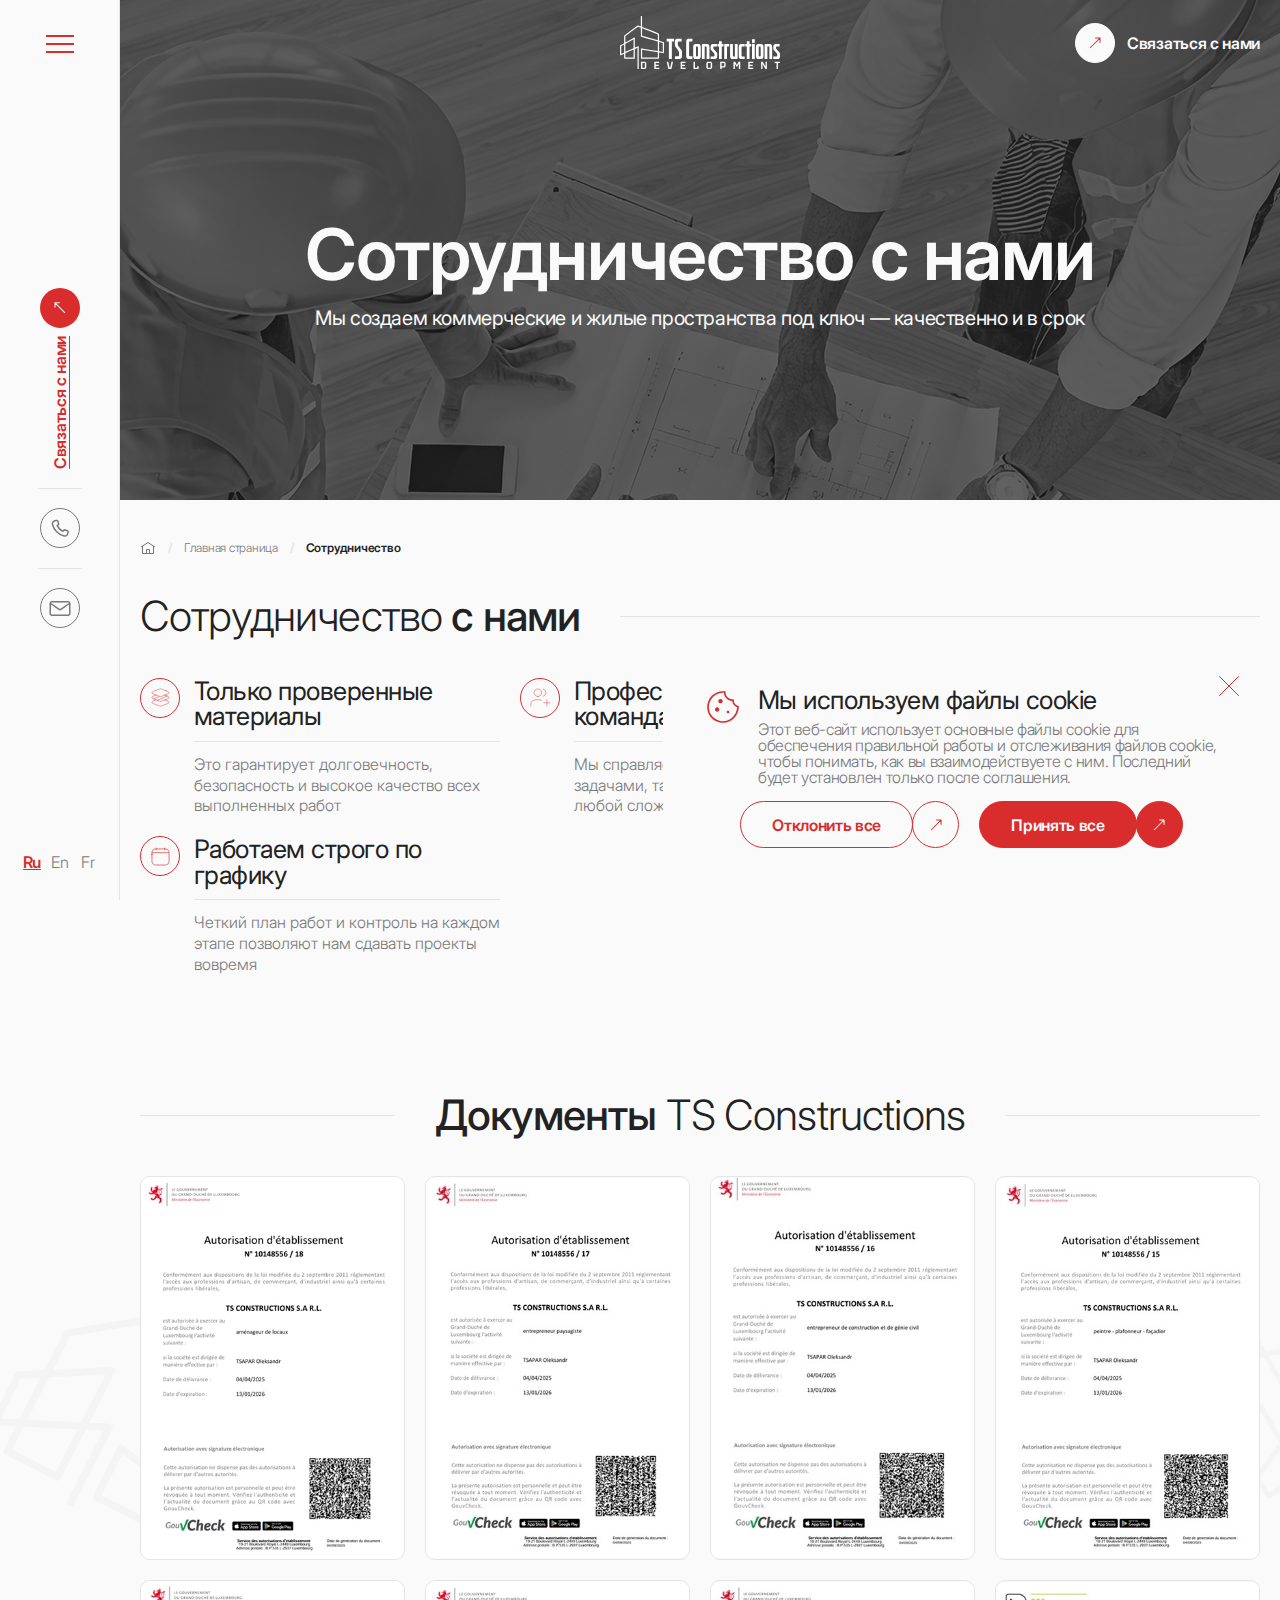
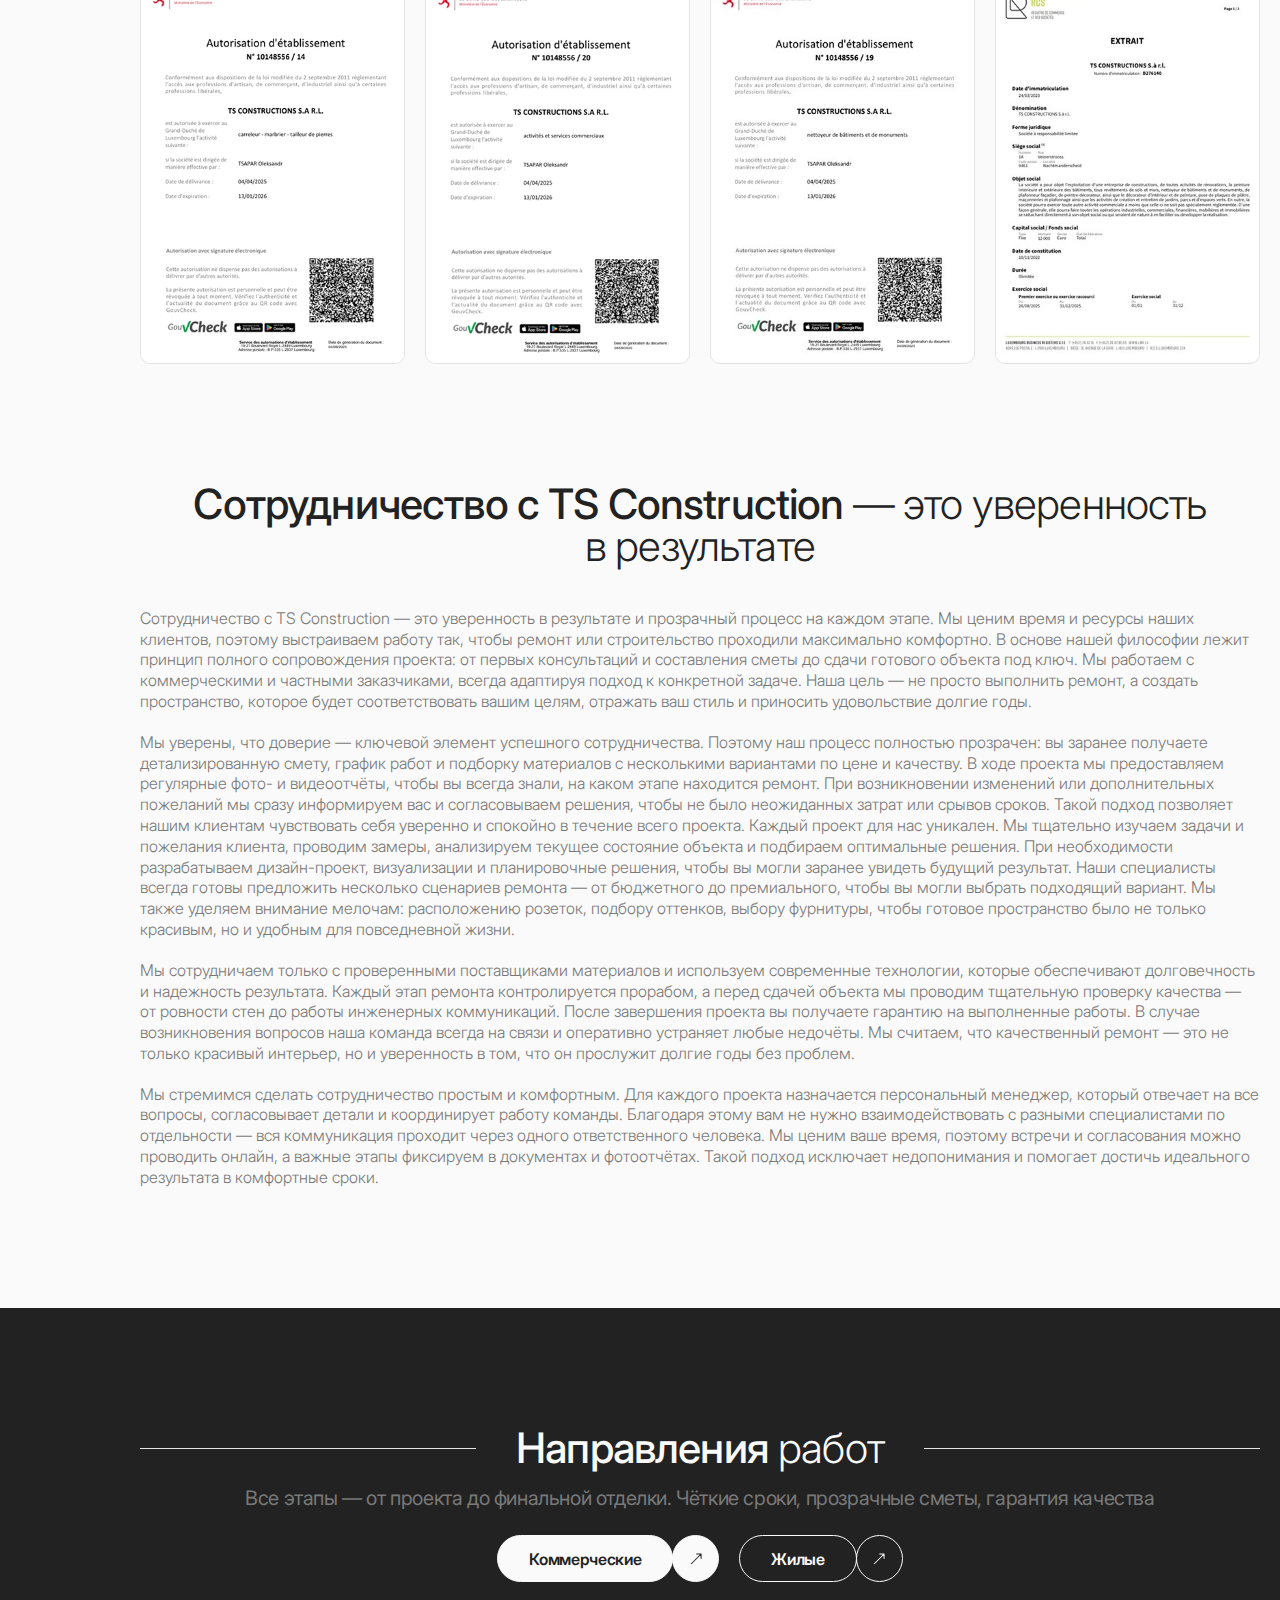
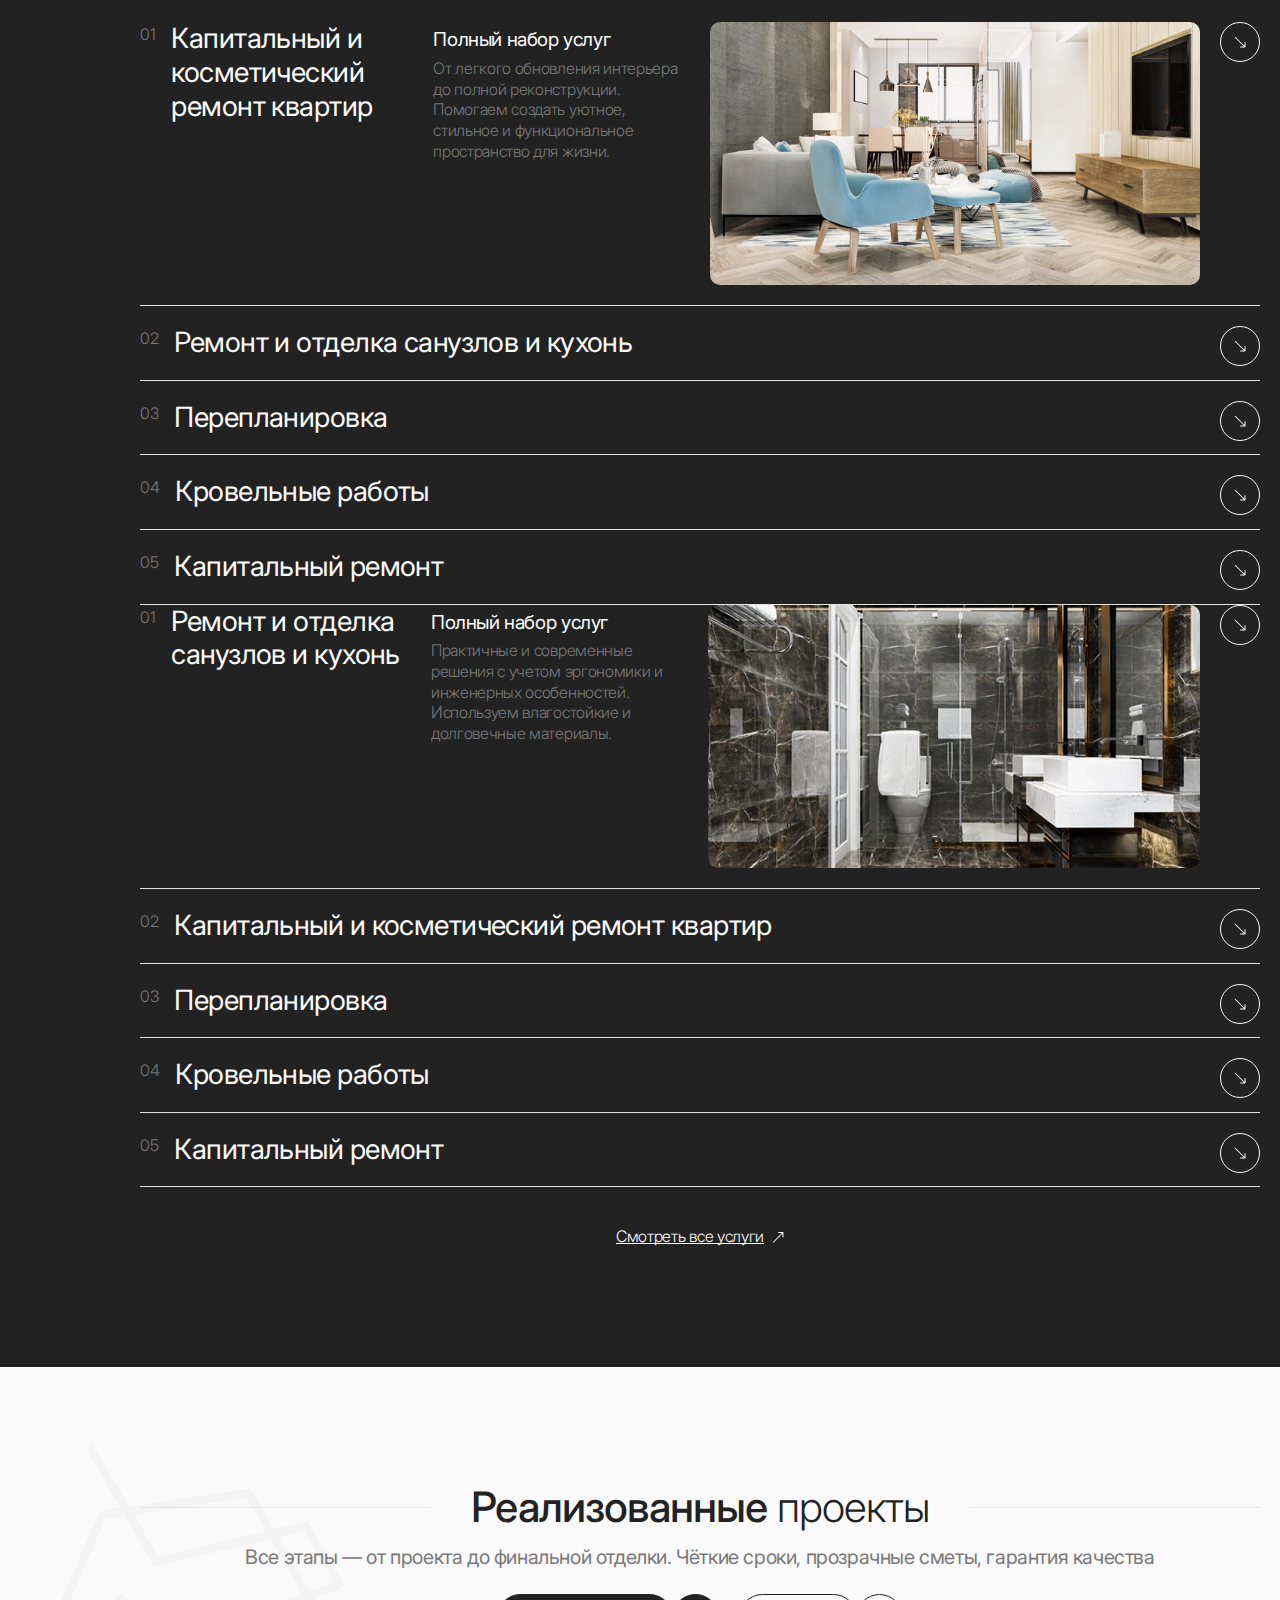
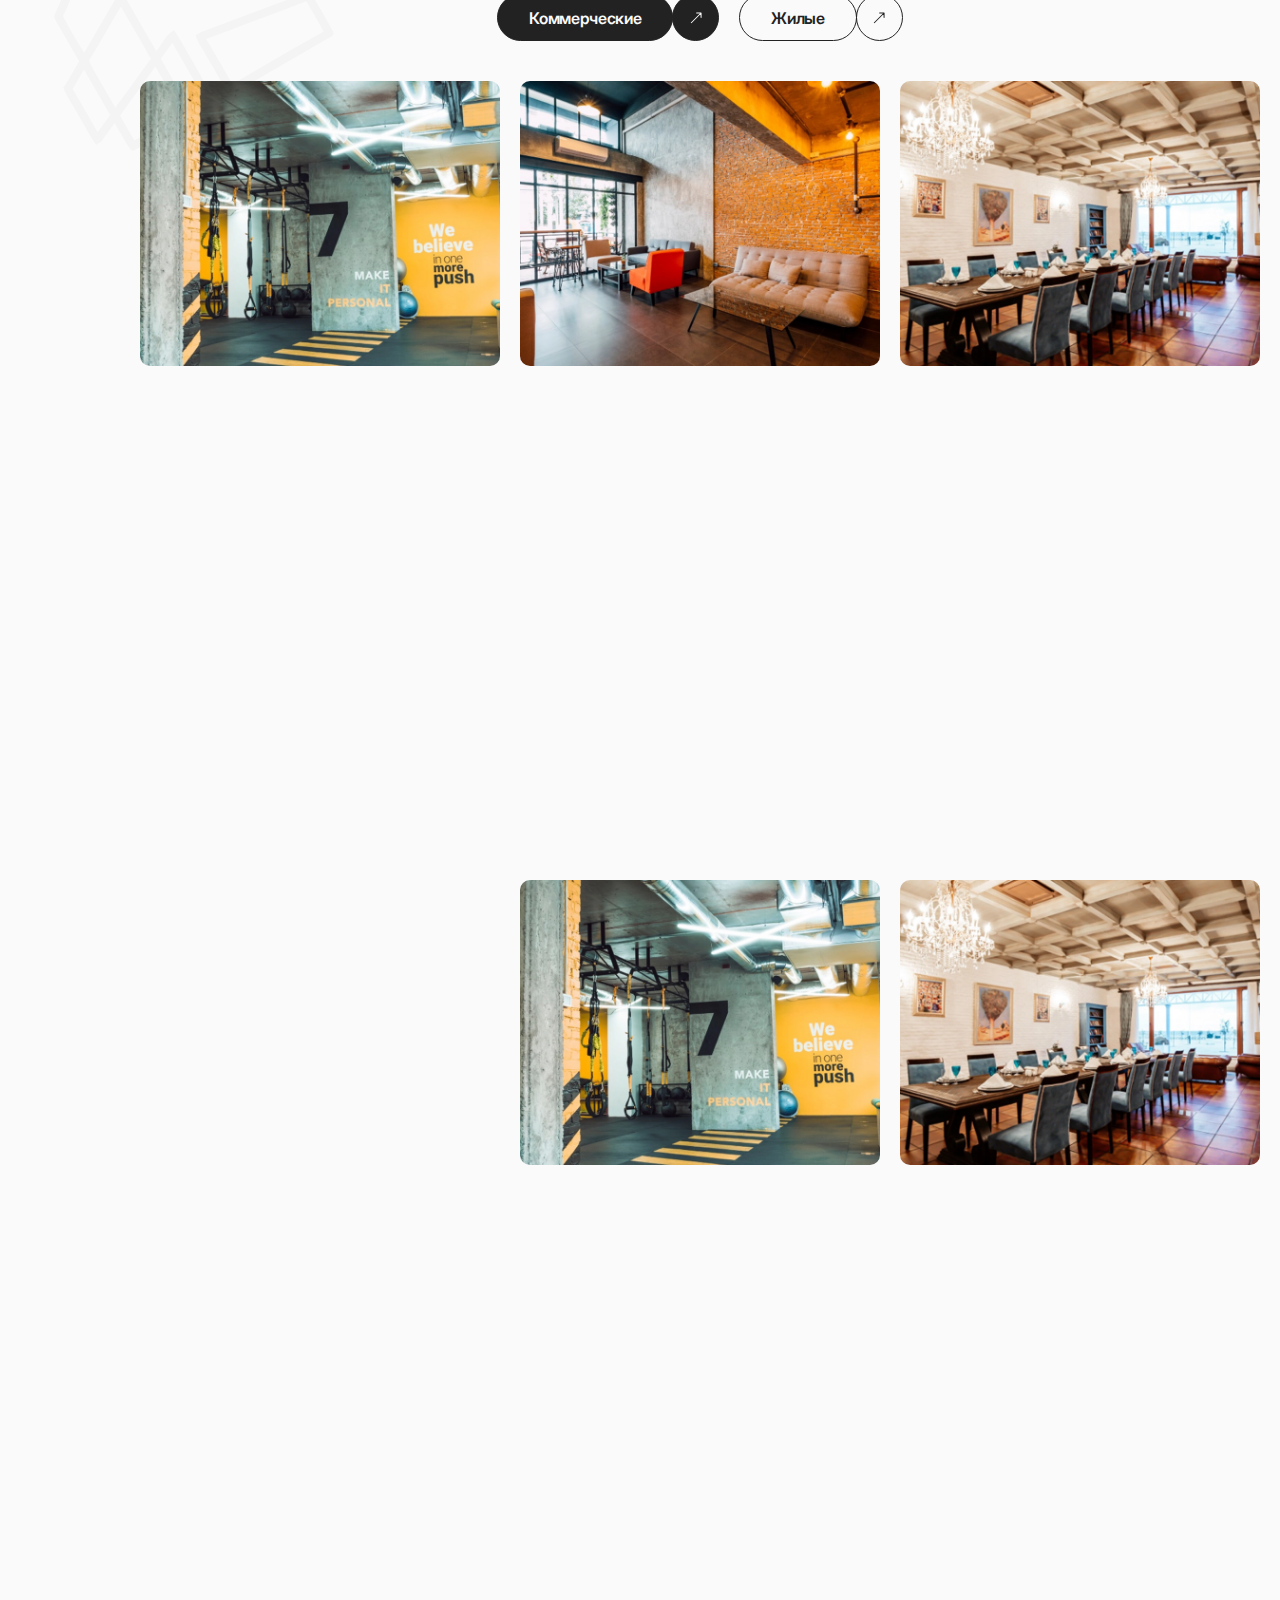
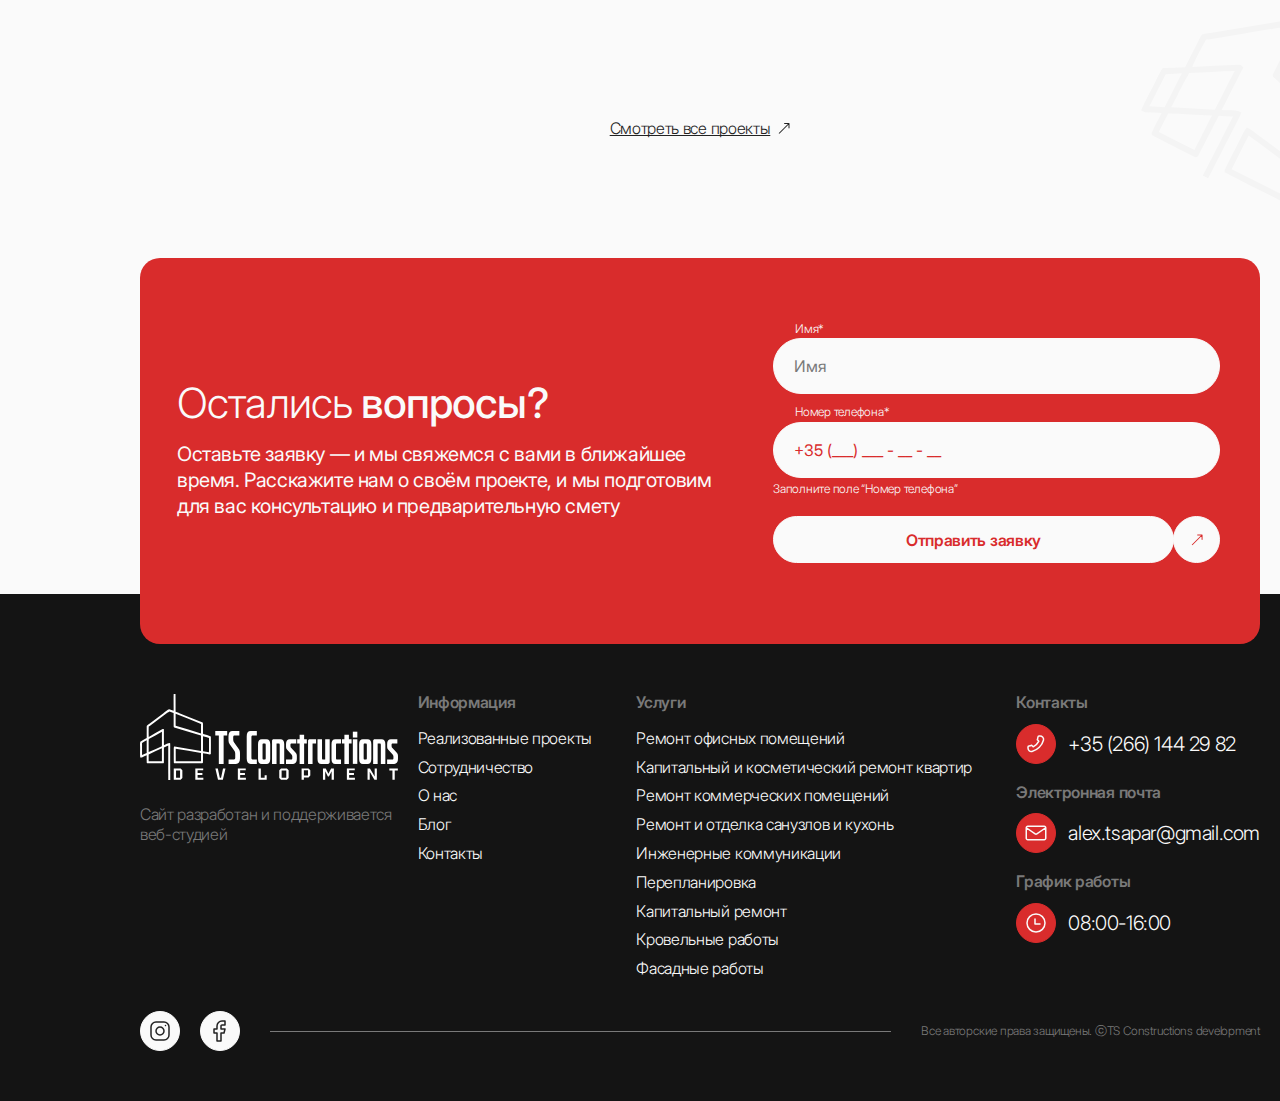
<file: cooperation.html>
<!doctype html>
<html lang="ru">
	<head>
		<meta charset="UTF-8">
		<meta name="viewport" content="width=device-width, initial-scale=1.0">
		<link rel="preload" href="./assets/fonts/Inter-SemiBold.woff2" as="font" type="font/woff2" crossorigin="anonymous">
		<link rel="preload" href="./assets/fonts/Inter-Regular.woff2" as="font" type="font/woff2" crossorigin="anonymous">
		<link rel="preload" href="./assets/fonts/Inter-Medium.woff2" as="font" type="font/woff2" crossorigin="anonymous">
		<link rel="preload" href="./assets/fonts/Inter-Light.woff2" as="font" type="font/woff2" crossorigin="anonymous">
		<link rel="shortcut icon" href="./assets/img/favicon.ico">
		<title>cooperation</title>
		<script type="module" crossorigin="" src="./js/cooperation.min.js?v=1758961997710"></script>
		<link rel="modulepreload" crossorigin="" href="./js/common.min.js">
		<link rel="modulepreload" crossorigin="" href="./js/popup.min.js">
		<link rel="modulepreload" crossorigin="" href="./js/tabs.min.js">
		<link rel="modulepreload" crossorigin="" href="./js/areasofwork.min.js">
		<link rel="stylesheet" crossorigin="" href="./css/popup.min.css?v=1758961997710">
		<link rel="stylesheet" crossorigin="" href="./css/tabs.min.css?v=1758961997710">
		<link rel="stylesheet" crossorigin="" href="./css/areasofwork.min.css?v=1758961997710">
		<link rel="stylesheet" crossorigin="" href="./css/cooperation.min.css?v=1758961997710">
		<link rel="stylesheet" crossorigin="" href="./css/promo.min.css?v=1758961997710">
		<link rel="stylesheet" crossorigin="" href="./css/advantages.min.css?v=1758961997710">
		<link rel="stylesheet" crossorigin="" href="./css/textblock.min.css?v=1758961997710">
		<link rel="stylesheet" crossorigin="" href="./css/projects.min.css?v=1758961997710">
		<link rel="stylesheet" crossorigin="" href="./css/letstalk.min.css?v=1758961997710">
	</head>
	<body>
		<div class="wrapper">
			<header class="header">
				<div class="header__container">
					<div class="header__body">
						<div class="header__menu menu">
							<button type="button" data-fls-menu="" class="menu__icon icon-menu">
								<span></span>
							</button>
							<nav class="menu__body">
								<ul class="menu__list">
									<li class="menu__item">
										<a href="#" class="menu__link">Услуги</a>
									</li>
									<li class="menu__item">
										<a href="#" class="menu__link">Реализованные проекты</a>
									</li>
									<li class="menu__item">
										<a href="#" class="menu__link">Сотрудничество</a>
									</li>
									<li class="menu__item">
										<a href="#" class="menu__link">О нас</a>
									</li>
									<li class="menu__item">
										<a href="#" class="menu__link">Блог</a>
									</li>
									<li class="menu__item">
										<a href="#" class="menu__link">Контакты</a>
									</li>
								</ul>
							</nav>
						</div>
						<a href="/" class="header__logo">
							<img src="./assets/img/logo-dark.svg" alt="logo" loading="lazy">
						</a>
						<div class="header__actions fixed-block">
							<a data-fls-popup-link="popup" href="#" class="header__contactus">
								<span class="header__contactus-text">Связаться с нами</span>
								<span class="header__contactus-icon">
									<svg width="12" height="12" viewbox="0 0 12 12" fill="none" xmlns="http://www.w3.org/2000/svg">
										<path d="M11.5684 1.00146C11.5684 0.725322 11.3445 0.501464 11.0684 0.501464L6.56836 0.501464C6.29222 0.501464 6.06836 0.725322 6.06836 1.00146C6.06836 1.27761 6.29222 1.50146 6.56836 1.50146L10.5684 1.50146L10.5684 5.50146C10.5684 5.77761 10.7922 6.00146 11.0684 6.00146C11.3445 6.00146 11.5684 5.77761 11.5684 5.50146L11.5684 1.00146ZM1.06836 11.0015L1.42191 11.355L11.4219 1.35502L11.0684 1.00146L10.7148 0.647911L0.714806 10.6479L1.06836 11.0015Z" fill="currentColor"></path>
									</svg>
								</span>
							</a>
							<a href="tel:+352661442982" class="header__action">
								<svg width="18" height="18" viewbox="0 0 18 18" fill="none" xmlns="http://www.w3.org/2000/svg">
									<path d="M1.494 5.46C2.20749 8.24248 3.65555 10.7821 5.68671 12.8133C7.71788 14.8445 10.2575 16.2925 13.04 17.006C15.181 17.551 17 15.71 17 13.5L17 12.5C17 11.948 16.551 11.505 16.002 11.45C15.0916 11.3595 14.1979 11.1445 13.346 10.811L11.826 12.331C9.35113 11.1446 7.35541 9.14887 6.169 6.674L7.689 5.154C7.35516 4.30211 7.13982 3.40844 7.049 2.498C6.995 1.948 6.552 1.5 6 1.5L5 1.5C2.79 1.5 0.949 3.319 1.494 5.46Z" stroke="currentColor" stroke-width="1.5" stroke-linecap="round" stroke-linejoin="round"></path>
								</svg>
							</a>
							<a href="mailto:alex.tsapar@gmail.com" class="header__action">
								<svg width="22" height="15" viewbox="0 0 22 15" fill="none" xmlns="http://www.w3.org/2000/svg">
									<path d="M20.75 2.25L20.75 12.75C20.75 13.1478 20.592 13.5294 20.3107 13.8107C20.0294 14.092 19.6478 14.25 19.25 14.25L2.75 14.25C2.35217 14.25 1.97064 14.092 1.68934 13.8107C1.40803 13.5294 1.25 13.1478 1.25 12.75L1.25 2.25M20.75 2.25C20.75 1.85218 20.592 1.47065 20.3107 1.18934C20.0294 0.908036 19.6478 0.750001 19.25 0.750001L2.75 0.75C2.35218 0.75 1.97064 0.908035 1.68934 1.18934C1.40804 1.47064 1.25 1.85218 1.25 2.25M20.75 2.25L11.8535 8.409C11.6027 8.58253 11.305 8.67549 11 8.67549C10.695 8.67549 10.3973 8.58253 10.1465 8.409L1.25 2.25" stroke="currentColor" stroke-width="1.5" stroke-linecap="round" stroke-linejoin="round"></path>
								</svg>
							</a>
						</div>
						<div class="header__lang lang-block">
							<a href="#" class="lang-block__link is-active">Ru</a>
							<a href="#" class="lang-block__link">En</a>
							<a href="#" class="lang-block__link">Fr</a>
						</div>
					</div>
				</div>
			</header>
			<main class="page">
				<section class="promo">
					<div class="promo__container">
						<!-- <video src="assets/img/cooperation/bg.jpg" class="promo__bg" muted loop autoplay playsinline></video> -->
						<img class="promo__bg" alt="Image" src="./assets/img/cooperation/bg.webp">
						<div class="promo__head">
							<div class="promo__left"></div>
							<div class="promo__center">
								<a href="/" class="promo__logo">
									<img src="./assets/img/logo.svg" alt="logo">
								</a>
							</div>
							<div class="promo__right">
								<button data-fls-popup-link="popup" type="button" class="promo__link contactus-link">
									<span class="contactus-link__icon">
										<svg width="12" height="12" viewbox="0 0 12 12" fill="none" xmlns="http://www.w3.org/2000/svg">
											<path d="M11.5 0.999999C11.5 0.723857 11.2761 0.499999 11 0.499999L6.5 0.5C6.22386 0.499999 6 0.723857 6 0.999999C6 1.27614 6.22386 1.5 6.5 1.5L10.5 1.5L10.5 5.5C10.5 5.77614 10.7239 6 11 6C11.2761 6 11.5 5.77614 11.5 5.5L11.5 0.999999ZM1 11L1.35355 11.3536L11.3536 1.35355L11 0.999999L10.6464 0.646446L0.646447 10.6464L1 11Z" fill="currentColor"></path>
										</svg>
									</span>
									<span class="contactus-link__text">Связаться с нами</span>
								</button>
							</div>
						</div>
						<div class="promo__body">
							<h1 class="promo__title title title--h1">Сотрудничество с нами</h1>
							<div class="promo__text">Мы создаем коммерческие и жилые пространства под ключ — качественно и в срок</div>
						</div>
					</div>
				</section>
				<div class="breadcrumbs">
					<div class="breadcrumbs__container">
						<a href="#" class="breadcrumbs__link">
							<svg width="16" height="16" viewbox="0 0 16 16" fill="none" xmlns="http://www.w3.org/2000/svg">
								<path d="M1 7L8 2.5L15 7M13.5 6V13.5H2.5V6M6.5 9.5H9.5V13.5H6.5V9.5Z" stroke="currentColor" stroke-linejoin="round"></path>
							</svg>
						</a>
						<a href="#" class="breadcrumbs__link">Главная страница</a>
						<span class="breadcrumbs__link is-active">Сотрудничество</span>
					</div>
				</div>
				<section class="advantages">
					<div class="advantages__container">
						<div class="advantages__head lines-decor lines-decor--right">
							<h2 class="advantages__title title title--h2">
								Сотрудничество
								<span>с нами</span>
							</h2>
						</div>
						<div class="advantages__items">
							<div class="advantages__item">
								<div class="advantages__item-icon">
									<img src="./assets/img/icons/blocks.svg" alt="Image" loading="lazy">
								</div>
								<div class="advantages__item-body">
									<div class="advantages__item-title title title--h3">Только проверенные материалы</div>
									<div class="advantages__item-text">
										Это гарантирует долговечность, безопасность и высокое качество всех выполненных работ
									</div>
								</div>
							</div>
							<div class="advantages__item">
								<div class="advantages__item-icon">
									<img src="./assets/img/icons/people-plus.svg" alt="Image" loading="lazy">
								</div>
								<div class="advantages__item-body">
									<div class="advantages__item-title title title--h3">Профессиональная команда экспертов</div>
									<div class="advantages__item-text">
										Мы справляемся как с простыми задачами, так и со сложными проектами любой сложности
									</div>
								</div>
							</div>
							<div class="advantages__item">
								<div class="advantages__item-icon">
									<img src="./assets/img/icons/big-house.svg" alt="Image" loading="lazy">
								</div>
								<div class="advantages__item-body">
									<div class="advantages__item-title title title--h3">Решения, созданные под вас</div>
									<div class="advantages__item-text">
										Мы предлагаем индивидуальные решения, которые максимально соответствуют вашим целям
									</div>
								</div>
							</div>
							<div class="advantages__item">
								<div class="advantages__item-icon">
									<img src="./assets/img/icons/calendar-red.svg" alt="Image" loading="lazy">
								</div>
								<div class="advantages__item-body">
									<div class="advantages__item-title title title--h3">Работаем строго по графику</div>
									<div class="advantages__item-text">
										Четкий план работ и контроль на каждом этапе позволяют нам сдавать проекты вовремя
									</div>
								</div>
							</div>
						</div>
					</div>
				</section>
				<section class="documents">
					<div class="documents__container">
						<div class="documents__head lines-decor">
							<h2 class="documents__title title title--h2">
								<span>Документы</span>
								TS Constructions
							</h2>
						</div>
						<div class="documents__items" data-fls-gallery="">
							<a href="./assets/img/cooperation/image-1.webp" class="documents__item">
								<img alt="Image" loading="lazy" src="./assets/img/cooperation/image-1.webp">
							</a>
							<a href="./assets/img/cooperation/image-2.webp" class="documents__item">
								<img alt="Image" loading="lazy" src="./assets/img/cooperation/image-2.webp">
							</a>
							<a href="./assets/img/cooperation/image-3.webp" class="documents__item">
								<img alt="Image" loading="lazy" src="./assets/img/cooperation/image-3.webp">
							</a>
							<a href="./assets/img/cooperation/image-4.webp" class="documents__item">
								<img alt="Image" loading="lazy" src="./assets/img/cooperation/image-4.webp">
							</a>
							<a href="./assets/img/cooperation/image-5.webp" class="documents__item">
								<img alt="Image" loading="lazy" src="./assets/img/cooperation/image-5.webp">
							</a>
							<a href="./assets/img/cooperation/image-6.webp" class="documents__item">
								<img alt="Image" loading="lazy" src="./assets/img/cooperation/image-6.webp">
							</a>
							<a href="./assets/img/cooperation/image-7.webp" class="documents__item">
								<img alt="Image" loading="lazy" src="./assets/img/cooperation/image-7.webp">
							</a>
							<a href="./assets/img/cooperation/image-8.webp" class="documents__item">
								<img alt="Image" loading="lazy" src="./assets/img/cooperation/image-8.webp">
							</a>
						</div>
						<div class="documents__decor-1">
							<img src="./assets/img/decor.svg" alt="Image" loading="lazy">
						</div>
						<div class="documents__decor-2">
							<img src="./assets/img/decor.svg" alt="Image" loading="lazy">
						</div>
					</div>
				</section>
				<section class="textblock">
					<div class="textblock__container">
						<div class="textblock__head lines-decor">
							<div class="textblock__title title title--h2">
								<span>Сотрудничество с TS Construction</span>
								— это уверенность в результате
							</div>
						</div>
						<div class="textblock__body">
							<div class="textblock__content">
								<p>
									Сотрудничество с TS Construction — это уверенность в результате и прозрачный процесс на каждом
                    этапе. Мы ценим время и ресурсы наших клиентов, поэтому выстраиваем работу так, чтобы ремонт или
                    строительство проходили максимально комфортно. В основе нашей философии лежит принцип полного
                    сопровождения проекта: от первых консультаций и составления сметы до сдачи готового объекта под
                    ключ. Мы работаем с коммерческими и частными заказчиками, всегда адаптируя подход к конкретной
                    задаче. Наша цель — не просто выполнить ремонт, а создать пространство, которое будет
                    соответствовать вашим целям, отражать ваш стиль и приносить удовольствие долгие годы.
								</p>
								<p>
									Мы уверены, что доверие — ключевой элемент успешного сотрудничества. Поэтому наш процесс полностью
                    прозрачен: вы заранее получаете детализированную смету, график работ и подборку материалов с
                    несколькими вариантами по цене и качеству. В ходе проекта мы предоставляем регулярные фото- и
                    видеоотчёты, чтобы вы всегда знали, на каком этапе находится ремонт. При возникновении изменений или
                    дополнительных пожеланий мы сразу информируем вас и согласовываем решения, чтобы не было неожиданных
                    затрат или срывов сроков. Такой подход позволяет нашим клиентам чувствовать себя уверенно и спокойно
                    в течение всего проекта. Каждый проект для нас уникален. Мы тщательно изучаем задачи и пожелания
                    клиента, проводим замеры, анализируем текущее состояние объекта и подбираем оптимальные решения. При
                    необходимости разрабатываем дизайн-проект, визуализации и планировочные решения, чтобы вы могли
                    заранее увидеть будущий результат. Наши специалисты всегда готовы предложить несколько сценариев
                    ремонта — от бюджетного до премиального, чтобы вы могли выбрать подходящий вариант. Мы также уделяем
                    внимание мелочам: расположению розеток, подбору оттенков, выбору фурнитуры, чтобы готовое
                    пространство было не только красивым, но и удобным для повседневной жизни.
								</p>
								<p>
									Мы сотрудничаем только с проверенными поставщиками материалов и используем современные технологии,
                    которые обеспечивают долговечность и надежность результата. Каждый этап ремонта контролируется
                    прорабом, а перед сдачей объекта мы проводим тщательную проверку качества — от ровности стен до
                    работы инженерных коммуникаций. После завершения проекта вы получаете гарантию на выполненные
                    работы. В случае возникновения вопросов наша команда всегда на связи и оперативно устраняет любые
                    недочёты. Мы считаем, что качественный ремонт — это не только красивый интерьер, но и уверенность в
                    том, что он прослужит долгие годы без проблем.
								</p>
								<p>
									Мы стремимся сделать сотрудничество простым и комфортным. Для каждого проекта назначается
                    персональный менеджер, который отвечает на все вопросы, согласовывает детали и координирует работу
                    команды. Благодаря этому вам не нужно взаимодействовать с разными специалистами по отдельности — вся
                    коммуникация проходит через одного ответственного человека. Мы ценим ваше время, поэтому встречи и
                    согласования можно проводить онлайн, а важные этапы фиксируем в документах и фотоотчётах. Такой
                    подход исключает недопонимания и помогает достичь идеального результата в комфортные сроки.
								</p>
							</div>
						</div>
					</div>
				</section>
				<section class="areasofwork dark-bg">
					<div class="areasofwork__container">
						<div class="areasofwork__head">
							<div class="areasofwork__top lines-decor">
								<h2 class="areasofwork__title title title--h2">
									<span>Направления</span>
									работ
								</h2>
							</div>
							<div class="areasofwork__text">
								Все этапы — от проекта до финальной отделки. Чёткие сроки, прозрачные сметы, гарантия качества
							</div>
						</div>
						<div data-fls-tabs="" data-fls-tabs-animate="" class="areasofwork__body tabs">
							<nav data-fls-tabs-titles="" class="tabs__navigation">
								<button type="button" class="tabs__title button-empty button-empty--white --tab-active">
									<span class="button__body">Коммерческие</span>
									<span class="button__icon">
										<svg width="12" height="12" viewbox="0 0 12 12" fill="none" xmlns="http://www.w3.org/2000/svg">
											<path d="M11.5684 1.00146C11.5684 0.725322 11.3445 0.501464 11.0684 0.501464L6.56836 0.501464C6.29222 0.501464 6.06836 0.725322 6.06836 1.00146C6.06836 1.27761 6.29222 1.50146 6.56836 1.50146L10.5684 1.50146L10.5684 5.50146C10.5684 5.77761 10.7922 6.00146 11.0684 6.00146C11.3445 6.00146 11.5684 5.77761 11.5684 5.50146L11.5684 1.00146ZM1.06836 11.0015L1.42191 11.355L11.4219 1.35502L11.0684 1.00146L10.7148 0.647911L0.714806 10.6479L1.06836 11.0015Z" fill="currentColor"></path>
										</svg>
									</span>
								</button>
								<button type="button" class="tabs__title button-empty button-empty--white">
									<span class="button__body">Жилые</span>
									<span class="button__icon">
										<svg width="12" height="12" viewbox="0 0 12 12" fill="none" xmlns="http://www.w3.org/2000/svg">
											<path d="M11.5684 1.00146C11.5684 0.725322 11.3445 0.501464 11.0684 0.501464L6.56836 0.501464C6.29222 0.501464 6.06836 0.725322 6.06836 1.00146C6.06836 1.27761 6.29222 1.50146 6.56836 1.50146L10.5684 1.50146L10.5684 5.50146C10.5684 5.77761 10.7922 6.00146 11.0684 6.00146C11.3445 6.00146 11.5684 5.77761 11.5684 5.50146L11.5684 1.00146ZM1.06836 11.0015L1.42191 11.355L11.4219 1.35502L11.0684 1.00146L10.7148 0.647911L0.714806 10.6479L1.06836 11.0015Z" fill="currentColor"></path>
										</svg>
									</span>
								</button>
							</nav>
							<div data-fls-tabs-body="" class="tabs__content">
								<div class="tabs__body">
									<div data-fls-accordion-block="" class="accordion-block">
										<div class="accordion-block__item is-open">
											<div class="accordion-block__head">
												<a href="#" class="accordion-block__title">Капитальный и косметический ремонт квартир</a>
												<button type="button" class="accordion-block__toggle">
													<svg width="12" height="12" viewbox="0 0 12 12" fill="none" xmlns="http://www.w3.org/2000/svg">
														<path d="M11.0059 11.5C11.282 11.5 11.5059 11.2761 11.5059 11L11.5059 6.5C11.5059 6.22386 11.282 6 11.0059 6C10.7297 6 10.5059 6.22386 10.5059 6.5L10.5059 10.5L6.50586 10.5C6.22972 10.5 6.00586 10.7239 6.00586 11C6.00586 11.2761 6.22972 11.5 6.50586 11.5L11.0059 11.5ZM1.00586 1L0.652306 1.35355L10.6523 11.3536L11.0059 11L11.3594 10.6464L1.35941 0.646447L1.00586 1Z" fill="currentColor"></path>
													</svg>
												</button>
											</div>
											<div class="accordion-block__body">
												<div class="accordion-block__content">
													<h4>Полный набор услуг</h4>
													<p>
														От легкого обновления интерьера до полной реконструкции. Помогаем создать
                                        уютное, стильное и функциональное пространство для жизни.
													</p>
												</div>
												<div class="accordion-block__img">
													<img alt="Image" loading="lazy" src="./assets/img/works/image-5.webp">
												</div>
											</div>
										</div>
										<div class="accordion-block__item">
											<div class="accordion-block__head">
												<a href="#" class="accordion-block__title">Ремонт и отделка санузлов и кухонь</a>
												<button type="button" class="accordion-block__toggle">
													<svg width="12" height="12" viewbox="0 0 12 12" fill="none" xmlns="http://www.w3.org/2000/svg">
														<path d="M11.0059 11.5C11.282 11.5 11.5059 11.2761 11.5059 11L11.5059 6.5C11.5059 6.22386 11.282 6 11.0059 6C10.7297 6 10.5059 6.22386 10.5059 6.5L10.5059 10.5L6.50586 10.5C6.22972 10.5 6.00586 10.7239 6.00586 11C6.00586 11.2761 6.22972 11.5 6.50586 11.5L11.0059 11.5ZM1.00586 1L0.652306 1.35355L10.6523 11.3536L11.0059 11L11.3594 10.6464L1.35941 0.646447L1.00586 1Z" fill="currentColor"></path>
													</svg>
												</button>
											</div>
											<div class="accordion-block__body">
												<div class="accordion-block__content">
													<h4>Полный набор услуг</h4>
													<p>
														Практичные и современные решения с учетом эргономики и инженерных особенностей.
                                        Используем влагостойкие и долговечные
                                        материалы.
													</p>
												</div>
												<div class="accordion-block__img">
													<img alt="Image" loading="lazy" src="./assets/img/works/image-6.webp">
												</div>
											</div>
										</div>
										<div class="accordion-block__item">
											<div class="accordion-block__head">
												<a href="#" class="accordion-block__title">Перепланировка</a>
												<button type="button" class="accordion-block__toggle">
													<svg width="12" height="12" viewbox="0 0 12 12" fill="none" xmlns="http://www.w3.org/2000/svg">
														<path d="M11.0059 11.5C11.282 11.5 11.5059 11.2761 11.5059 11L11.5059 6.5C11.5059 6.22386 11.282 6 11.0059 6C10.7297 6 10.5059 6.22386 10.5059 6.5L10.5059 10.5L6.50586 10.5C6.22972 10.5 6.00586 10.7239 6.00586 11C6.00586 11.2761 6.22972 11.5 6.50586 11.5L11.0059 11.5ZM1.00586 1L0.652306 1.35355L10.6523 11.3536L11.0059 11L11.3594 10.6464L1.35941 0.646447L1.00586 1Z" fill="currentColor"></path>
													</svg>
												</button>
											</div>
											<div class="accordion-block__body">
												<div class="accordion-block__content">
													<h4>Полный набор услуг</h4>
													<p>
														Меняем зонирование и оптимизируем пространство квартиры. Разрабатываем новые
                                        решения в соответствии с нормами и
                                        потребностями семьи.
													</p>
												</div>
												<div class="accordion-block__img">
													<img alt="Image" loading="lazy" src="./assets/img/works/image-7.webp">
												</div>
											</div>
										</div>
										<div class="accordion-block__item">
											<div class="accordion-block__head">
												<a href="#" class="accordion-block__title">Кровельные работы</a>
												<button type="button" class="accordion-block__toggle">
													<svg width="12" height="12" viewbox="0 0 12 12" fill="none" xmlns="http://www.w3.org/2000/svg">
														<path d="M11.0059 11.5C11.282 11.5 11.5059 11.2761 11.5059 11L11.5059 6.5C11.5059 6.22386 11.282 6 11.0059 6C10.7297 6 10.5059 6.22386 10.5059 6.5L10.5059 10.5L6.50586 10.5C6.22972 10.5 6.00586 10.7239 6.00586 11C6.00586 11.2761 6.22972 11.5 6.50586 11.5L11.0059 11.5ZM1.00586 1L0.652306 1.35355L10.6523 11.3536L11.0059 11L11.3594 10.6464L1.35941 0.646447L1.00586 1Z" fill="currentColor"></path>
													</svg>
												</button>
											</div>
											<div class="accordion-block__body">
												<div class="accordion-block__content">
													<h4>Полный набор услуг</h4>
													<p>
														Установка и ремонт кровли для частных домов. Гарантируем надежную защиту,
                                        долговечность и сохранность жилья при любых
                                        погодных условиях.
													</p>
												</div>
												<div class="accordion-block__img">
													<img alt="Image" loading="lazy" src="./assets/img/works/image-8.webp">
												</div>
											</div>
										</div>
										<div class="accordion-block__item">
											<div class="accordion-block__head">
												<a href="#" class="accordion-block__title">Капитальный ремонт</a>
												<button type="button" class="accordion-block__toggle">
													<svg width="12" height="12" viewbox="0 0 12 12" fill="none" xmlns="http://www.w3.org/2000/svg">
														<path d="M11.0059 11.5C11.282 11.5 11.5059 11.2761 11.5059 11L11.5059 6.5C11.5059 6.22386 11.282 6 11.0059 6C10.7297 6 10.5059 6.22386 10.5059 6.5L10.5059 10.5L6.50586 10.5C6.22972 10.5 6.00586 10.7239 6.00586 11C6.00586 11.2761 6.22972 11.5 6.50586 11.5L11.0059 11.5ZM1.00586 1L0.652306 1.35355L10.6523 11.3536L11.0059 11L11.3594 10.6464L1.35941 0.646447L1.00586 1Z" fill="currentColor"></path>
													</svg>
												</button>
											</div>
											<div class="accordion-block__body">
												<div class="accordion-block__content">
													<h4>Полный набор услуг</h4>
													<p>
														Полное обновление помещений: замена коммуникаций, отделка, модернизация и
                                        перепланировка. Даем объекту новую жизнь.
													</p>
												</div>
												<div class="accordion-block__img">
													<img alt="Image" loading="lazy" src="./assets/img/works/image-9.webp">
												</div>
											</div>
										</div>
									</div>
								</div>
								<div class="tabs__body">
									<div data-fls-accordion-block="" class="accordion-block">
										<div class="accordion-block__item is-open">
											<div class="accordion-block__head">
												<a href="#" class="accordion-block__title">Ремонт и отделка санузлов и кухонь</a>
												<button type="button" class="accordion-block__toggle">
													<svg width="12" height="12" viewbox="0 0 12 12" fill="none" xmlns="http://www.w3.org/2000/svg">
														<path d="M11.0059 11.5C11.282 11.5 11.5059 11.2761 11.5059 11L11.5059 6.5C11.5059 6.22386 11.282 6 11.0059 6C10.7297 6 10.5059 6.22386 10.5059 6.5L10.5059 10.5L6.50586 10.5C6.22972 10.5 6.00586 10.7239 6.00586 11C6.00586 11.2761 6.22972 11.5 6.50586 11.5L11.0059 11.5ZM1.00586 1L0.652306 1.35355L10.6523 11.3536L11.0059 11L11.3594 10.6464L1.35941 0.646447L1.00586 1Z" fill="currentColor"></path>
													</svg>
												</button>
											</div>
											<div class="accordion-block__body">
												<div class="accordion-block__content">
													<h4>Полный набор услуг</h4>
													<p>
														Практичные и современные решения с учетом эргономики и инженерных особенностей.
                                        Используем влагостойкие и долговечные
                                        материалы.
													</p>
												</div>
												<div class="accordion-block__img">
													<img alt="Image" loading="lazy" src="./assets/img/works/image-6.webp">
												</div>
											</div>
										</div>
										<div class="accordion-block__item">
											<div class="accordion-block__head">
												<a href="#" class="accordion-block__title">Капитальный и косметический ремонт квартир</a>
												<button type="button" class="accordion-block__toggle">
													<svg width="12" height="12" viewbox="0 0 12 12" fill="none" xmlns="http://www.w3.org/2000/svg">
														<path d="M11.0059 11.5C11.282 11.5 11.5059 11.2761 11.5059 11L11.5059 6.5C11.5059 6.22386 11.282 6 11.0059 6C10.7297 6 10.5059 6.22386 10.5059 6.5L10.5059 10.5L6.50586 10.5C6.22972 10.5 6.00586 10.7239 6.00586 11C6.00586 11.2761 6.22972 11.5 6.50586 11.5L11.0059 11.5ZM1.00586 1L0.652306 1.35355L10.6523 11.3536L11.0059 11L11.3594 10.6464L1.35941 0.646447L1.00586 1Z" fill="currentColor"></path>
													</svg>
												</button>
											</div>
											<div class="accordion-block__body">
												<div class="accordion-block__content">
													<h4>Полный набор услуг</h4>
													<p>
														От легкого обновления интерьера до полной реконструкции. Помогаем создать
                                        уютное, стильное и функциональное пространство для жизни.
													</p>
												</div>
												<div class="accordion-block__img">
													<img alt="Image" loading="lazy" src="./assets/img/works/image-5.webp">
												</div>
											</div>
										</div>
										<div class="accordion-block__item">
											<div class="accordion-block__head">
												<a href="#" class="accordion-block__title">Перепланировка</a>
												<button type="button" class="accordion-block__toggle">
													<svg width="12" height="12" viewbox="0 0 12 12" fill="none" xmlns="http://www.w3.org/2000/svg">
														<path d="M11.0059 11.5C11.282 11.5 11.5059 11.2761 11.5059 11L11.5059 6.5C11.5059 6.22386 11.282 6 11.0059 6C10.7297 6 10.5059 6.22386 10.5059 6.5L10.5059 10.5L6.50586 10.5C6.22972 10.5 6.00586 10.7239 6.00586 11C6.00586 11.2761 6.22972 11.5 6.50586 11.5L11.0059 11.5ZM1.00586 1L0.652306 1.35355L10.6523 11.3536L11.0059 11L11.3594 10.6464L1.35941 0.646447L1.00586 1Z" fill="currentColor"></path>
													</svg>
												</button>
											</div>
											<div class="accordion-block__body">
												<div class="accordion-block__content">
													<h4>Полный набор услуг</h4>
													<p>
														Меняем зонирование и оптимизируем пространство квартиры. Разрабатываем новые
                                        решения в соответствии с нормами и
                                        потребностями семьи.
													</p>
												</div>
												<div class="accordion-block__img">
													<img alt="Image" loading="lazy" src="./assets/img/works/image-7.webp">
												</div>
											</div>
										</div>
										<div class="accordion-block__item">
											<div class="accordion-block__head">
												<a href="#" class="accordion-block__title">Кровельные работы</a>
												<button type="button" class="accordion-block__toggle">
													<svg width="12" height="12" viewbox="0 0 12 12" fill="none" xmlns="http://www.w3.org/2000/svg">
														<path d="M11.0059 11.5C11.282 11.5 11.5059 11.2761 11.5059 11L11.5059 6.5C11.5059 6.22386 11.282 6 11.0059 6C10.7297 6 10.5059 6.22386 10.5059 6.5L10.5059 10.5L6.50586 10.5C6.22972 10.5 6.00586 10.7239 6.00586 11C6.00586 11.2761 6.22972 11.5 6.50586 11.5L11.0059 11.5ZM1.00586 1L0.652306 1.35355L10.6523 11.3536L11.0059 11L11.3594 10.6464L1.35941 0.646447L1.00586 1Z" fill="currentColor"></path>
													</svg>
												</button>
											</div>
											<div class="accordion-block__body">
												<div class="accordion-block__content">
													<h4>Полный набор услуг</h4>
													<p>
														Установка и ремонт кровли для частных домов. Гарантируем надежную защиту,
                                        долговечность и сохранность жилья при любых
                                        погодных условиях.
													</p>
												</div>
												<div class="accordion-block__img">
													<img alt="Image" loading="lazy" src="./assets/img/works/image-8.webp">
												</div>
											</div>
										</div>
										<div class="accordion-block__item">
											<div class="accordion-block__head">
												<a href="#" class="accordion-block__title">Капитальный ремонт</a>
												<button type="button" class="accordion-block__toggle">
													<svg width="12" height="12" viewbox="0 0 12 12" fill="none" xmlns="http://www.w3.org/2000/svg">
														<path d="M11.0059 11.5C11.282 11.5 11.5059 11.2761 11.5059 11L11.5059 6.5C11.5059 6.22386 11.282 6 11.0059 6C10.7297 6 10.5059 6.22386 10.5059 6.5L10.5059 10.5L6.50586 10.5C6.22972 10.5 6.00586 10.7239 6.00586 11C6.00586 11.2761 6.22972 11.5 6.50586 11.5L11.0059 11.5ZM1.00586 1L0.652306 1.35355L10.6523 11.3536L11.0059 11L11.3594 10.6464L1.35941 0.646447L1.00586 1Z" fill="currentColor"></path>
													</svg>
												</button>
											</div>
											<div class="accordion-block__body">
												<div class="accordion-block__content">
													<h4>Полный набор услуг</h4>
													<p>
														Полное обновление помещений: замена коммуникаций, отделка, модернизация и
                                        перепланировка. Даем объекту новую жизнь.
													</p>
												</div>
												<div class="accordion-block__img">
													<img alt="Image" loading="lazy" src="./assets/img/works/image-9.webp">
												</div>
											</div>
										</div>
									</div>
								</div>
							</div>
						</div>
						<a href="#" class="areasofwork__all link">
							<span>Смотреть все услуги</span>
							<svg width="12" height="11" viewbox="0 0 12 11" fill="none" xmlns="http://www.w3.org/2000/svg">
								<path d="M11.5 0.499999C11.5 0.223857 11.2761 -6.31051e-07 11 -7.57492e-07L6.5 -3.57097e-07C6.22386 -5.25684e-07 6 0.223857 6 0.499999C6 0.776142 6.22386 0.999999 6.5 1L10.5 0.999999L10.5 5C10.5 5.27614 10.7239 5.5 11 5.5C11.2761 5.5 11.5 5.27614 11.5 5L11.5 0.499999ZM1 10.5L1.35355 10.8536L11.3536 0.853553L11 0.499999L10.6464 0.146446L0.646447 10.1464L1 10.5Z" fill="currentColor"></path>
							</svg>
						</a>
					</div>
				</section>
				<section class="projects">
					<div class="projects__container">
						<div class="projects__head">
							<div class="projects__top lines-decor">
								<h2 class="projects__title title title--h2">
									<span>Реализованные</span>
									проекты
								</h2>
							</div>
							<div class="projects__text">
								Все этапы — от проекта до финальной отделки. Чёткие сроки, прозрачные сметы, гарантия качества
							</div>
						</div>
						<div data-fls-tabs="" data-fls-tabs-animate="" class="projects__body tabs">
							<nav data-fls-tabs-titles="" class="tabs__navigation">
								<button type="button" class="tabs__title button-empty button-empty--dark --tab-active">
									<span class="button__body">Коммерческие</span>
									<span class="button__icon">
										<svg width="12" height="12" viewbox="0 0 12 12" fill="none" xmlns="http://www.w3.org/2000/svg">
											<path d="M11.5684 1.00146C11.5684 0.725322 11.3445 0.501464 11.0684 0.501464L6.56836 0.501464C6.29222 0.501464 6.06836 0.725322 6.06836 1.00146C6.06836 1.27761 6.29222 1.50146 6.56836 1.50146L10.5684 1.50146L10.5684 5.50146C10.5684 5.77761 10.7922 6.00146 11.0684 6.00146C11.3445 6.00146 11.5684 5.77761 11.5684 5.50146L11.5684 1.00146ZM1.06836 11.0015L1.42191 11.355L11.4219 1.35502L11.0684 1.00146L10.7148 0.647911L0.714806 10.6479L1.06836 11.0015Z" fill="currentColor"></path>
										</svg>
									</span>
								</button>
								<button type="button" class="tabs__title button-empty button-empty--dark">
									<span class="button__body">Жилые</span>
									<span class="button__icon">
										<svg width="12" height="12" viewbox="0 0 12 12" fill="none" xmlns="http://www.w3.org/2000/svg">
											<path d="M11.5684 1.00146C11.5684 0.725322 11.3445 0.501464 11.0684 0.501464L6.56836 0.501464C6.29222 0.501464 6.06836 0.725322 6.06836 1.00146C6.06836 1.27761 6.29222 1.50146 6.56836 1.50146L10.5684 1.50146L10.5684 5.50146C10.5684 5.77761 10.7922 6.00146 11.0684 6.00146C11.3445 6.00146 11.5684 5.77761 11.5684 5.50146L11.5684 1.00146ZM1.06836 11.0015L1.42191 11.355L11.4219 1.35502L11.0684 1.00146L10.7148 0.647911L0.714806 10.6479L1.06836 11.0015Z" fill="currentColor"></path>
										</svg>
									</span>
								</button>
							</nav>
							<div data-fls-tabs-body="" class="tabs__content">
								<div class="tabs__body">
									<div class="projects__galley">
										<a href="#" class="project-card">
											<img class="project-card__img" alt="Image" loading="lazy" src="./assets/img/projects/image-2.webp">
											<div class="project-card__body">
												<div class="project-card__descr">
													<div class="project-card__title">Фитнес-центр Energy Space</div>
													<ul class="project-card__list">
														<li class="project-card__item">
															<img src="./assets/img/icons/fluent_square.svg" alt="Image" loading="lazy">
															<p>Площадь: 1 200 м²</p>
														</li>
														<li class="project-card__item">
															<img src="./assets/img/icons/location.svg" alt="Image" loading="lazy">
															<p>Адрес: Luxembourg, Rue de Hollerich, 125</p>
														</li>
													</ul>
													<div class="project-card__link link">
														<span>Посмотреть проект</span>
														<svg width="12" height="11" viewbox="0 0 12 11" fill="none" xmlns="http://www.w3.org/2000/svg">
															<path d="M11.5 0.499999C11.5 0.223857 11.2761 -6.31051e-07 11 -7.57492e-07L6.5 -3.57097e-07C6.22386 -5.25684e-07 6 0.223857 6 0.499999C6 0.776142 6.22386 0.999999 6.5 1L10.5 0.999999L10.5 5C10.5 5.27614 10.7239 5.5 11 5.5C11.2761 5.5 11.5 5.27614 11.5 5L11.5 0.499999ZM1 10.5L1.35355 10.8536L11.3536 0.853553L11 0.499999L10.6464 0.146446L0.646447 10.1464L1 10.5Z" fill="currentColor"></path>
														</svg>
													</div>
												</div>
											</div>
										</a>
										<a href="#" class="project-card">
											<img class="project-card__img" alt="Image" loading="lazy" src="./assets/img/projects/image-12.webp">
											<div class="project-card__body">
												<div class="project-card__descr">
													<div class="project-card__title">Фитнес-центр Energy Space</div>
													<ul class="project-card__list">
														<li class="project-card__item">
															<img src="./assets/img/icons/fluent_square.svg" alt="Image" loading="lazy">
															<p>Площадь: 1 200 м²</p>
														</li>
														<li class="project-card__item">
															<img src="./assets/img/icons/location.svg" alt="Image" loading="lazy">
															<p>Адрес: Luxembourg, Rue de Hollerich, 125</p>
														</li>
													</ul>
													<div class="project-card__link link">
														<span>Посмотреть проект</span>
														<svg width="12" height="11" viewbox="0 0 12 11" fill="none" xmlns="http://www.w3.org/2000/svg">
															<path d="M11.5 0.499999C11.5 0.223857 11.2761 -6.31051e-07 11 -7.57492e-07L6.5 -3.57097e-07C6.22386 -5.25684e-07 6 0.223857 6 0.499999C6 0.776142 6.22386 0.999999 6.5 1L10.5 0.999999L10.5 5C10.5 5.27614 10.7239 5.5 11 5.5C11.2761 5.5 11.5 5.27614 11.5 5L11.5 0.499999ZM1 10.5L1.35355 10.8536L11.3536 0.853553L11 0.499999L10.6464 0.146446L0.646447 10.1464L1 10.5Z" fill="currentColor"></path>
														</svg>
													</div>
												</div>
											</div>
										</a>
										<a href="#" class="project-card">
											<img class="project-card__img" alt="Image" loading="lazy" src="./assets/img/projects/image-3.webp">
											<div class="project-card__body">
												<div class="project-card__descr">
													<div class="project-card__title">Фитнес-центр Energy Space</div>
													<ul class="project-card__list">
														<li class="project-card__item">
															<img src="./assets/img/icons/fluent_square.svg" alt="Image" loading="lazy">
															<p>Площадь: 1 200 м²</p>
														</li>
														<li class="project-card__item">
															<img src="./assets/img/icons/location.svg" alt="Image" loading="lazy">
															<p>Адрес: Luxembourg, Rue de Hollerich, 125</p>
														</li>
													</ul>
													<div class="project-card__link link">
														<span>Посмотреть проект</span>
														<svg width="12" height="11" viewbox="0 0 12 11" fill="none" xmlns="http://www.w3.org/2000/svg">
															<path d="M11.5 0.499999C11.5 0.223857 11.2761 -6.31051e-07 11 -7.57492e-07L6.5 -3.57097e-07C6.22386 -5.25684e-07 6 0.223857 6 0.499999C6 0.776142 6.22386 0.999999 6.5 1L10.5 0.999999L10.5 5C10.5 5.27614 10.7239 5.5 11 5.5C11.2761 5.5 11.5 5.27614 11.5 5L11.5 0.499999ZM1 10.5L1.35355 10.8536L11.3536 0.853553L11 0.499999L10.6464 0.146446L0.646447 10.1464L1 10.5Z" fill="currentColor"></path>
														</svg>
													</div>
												</div>
											</div>
										</a>
										<a href="#" class="project-card">
											<img class="project-card__img" alt="Image" loading="lazy" src="./assets/img/projects/image-5.webp">
											<div class="project-card__body">
												<div class="project-card__descr">
													<div class="project-card__title">Фитнес-центр Energy Space</div>
													<ul class="project-card__list">
														<li class="project-card__item">
															<img src="./assets/img/icons/fluent_square.svg" alt="Image" loading="lazy">
															<p>Площадь: 1 200 м²</p>
														</li>
														<li class="project-card__item">
															<img src="./assets/img/icons/location.svg" alt="Image" loading="lazy">
															<p>Адрес: Luxembourg, Rue de Hollerich, 125</p>
														</li>
													</ul>
													<div class="project-card__link link">
														<span>Посмотреть проект</span>
														<svg width="12" height="11" viewbox="0 0 12 11" fill="none" xmlns="http://www.w3.org/2000/svg">
															<path d="M11.5 0.499999C11.5 0.223857 11.2761 -6.31051e-07 11 -7.57492e-07L6.5 -3.57097e-07C6.22386 -5.25684e-07 6 0.223857 6 0.499999C6 0.776142 6.22386 0.999999 6.5 1L10.5 0.999999L10.5 5C10.5 5.27614 10.7239 5.5 11 5.5C11.2761 5.5 11.5 5.27614 11.5 5L11.5 0.499999ZM1 10.5L1.35355 10.8536L11.3536 0.853553L11 0.499999L10.6464 0.146446L0.646447 10.1464L1 10.5Z" fill="currentColor"></path>
														</svg>
													</div>
												</div>
											</div>
										</a>
										<a href="#" class="project-card">
											<img class="project-card__img" alt="Image" loading="lazy" src="./assets/img/projects/image-6-2.webp">
											<div class="project-card__body">
												<div class="project-card__descr">
													<div class="project-card__title">Фитнес-центр Energy Space</div>
													<ul class="project-card__list">
														<li class="project-card__item">
															<img src="./assets/img/icons/fluent_square.svg" alt="Image" loading="lazy">
															<p>Площадь: 1 200 м²</p>
														</li>
														<li class="project-card__item">
															<img src="./assets/img/icons/location.svg" alt="Image" loading="lazy">
															<p>Адрес: Luxembourg, Rue de Hollerich, 125</p>
														</li>
													</ul>
													<div class="project-card__link link">
														<span>Посмотреть проект</span>
														<svg width="12" height="11" viewbox="0 0 12 11" fill="none" xmlns="http://www.w3.org/2000/svg">
															<path d="M11.5 0.499999C11.5 0.223857 11.2761 -6.31051e-07 11 -7.57492e-07L6.5 -3.57097e-07C6.22386 -5.25684e-07 6 0.223857 6 0.499999C6 0.776142 6.22386 0.999999 6.5 1L10.5 0.999999L10.5 5C10.5 5.27614 10.7239 5.5 11 5.5C11.2761 5.5 11.5 5.27614 11.5 5L11.5 0.499999ZM1 10.5L1.35355 10.8536L11.3536 0.853553L11 0.499999L10.6464 0.146446L0.646447 10.1464L1 10.5Z" fill="currentColor"></path>
														</svg>
													</div>
												</div>
											</div>
										</a>
										<a href="#" class="project-card">
											<img class="project-card__img" alt="Image" loading="lazy" src="./assets/img/projects/image-14.webp">
											<div class="project-card__body">
												<div class="project-card__descr">
													<div class="project-card__title">Фитнес-центр Energy Space</div>
													<ul class="project-card__list">
														<li class="project-card__item">
															<img src="./assets/img/icons/fluent_square.svg" alt="Image" loading="lazy">
															<p>Площадь: 1 200 м²</p>
														</li>
														<li class="project-card__item">
															<img src="./assets/img/icons/location.svg" alt="Image" loading="lazy">
															<p>Адрес: Luxembourg, Rue de Hollerich, 125</p>
														</li>
													</ul>
													<div class="project-card__link link">
														<span>Посмотреть проект</span>
														<svg width="12" height="11" viewbox="0 0 12 11" fill="none" xmlns="http://www.w3.org/2000/svg">
															<path d="M11.5 0.499999C11.5 0.223857 11.2761 -6.31051e-07 11 -7.57492e-07L6.5 -3.57097e-07C6.22386 -5.25684e-07 6 0.223857 6 0.499999C6 0.776142 6.22386 0.999999 6.5 1L10.5 0.999999L10.5 5C10.5 5.27614 10.7239 5.5 11 5.5C11.2761 5.5 11.5 5.27614 11.5 5L11.5 0.499999ZM1 10.5L1.35355 10.8536L11.3536 0.853553L11 0.499999L10.6464 0.146446L0.646447 10.1464L1 10.5Z" fill="currentColor"></path>
														</svg>
													</div>
												</div>
											</div>
										</a>
										<a href="#" class="project-card">
											<img class="project-card__img" alt="Image" loading="lazy" src="./assets/img/projects/image-7.webp">
											<div class="project-card__body">
												<div class="project-card__descr">
													<div class="project-card__title">Фитнес-центр Energy Space</div>
													<ul class="project-card__list">
														<li class="project-card__item">
															<img src="./assets/img/icons/fluent_square.svg" alt="Image" loading="lazy">
															<p>Площадь: 1 200 м²</p>
														</li>
														<li class="project-card__item">
															<img src="./assets/img/icons/location.svg" alt="Image" loading="lazy">
															<p>Адрес: Luxembourg, Rue de Hollerich, 125</p>
														</li>
													</ul>
													<div class="project-card__link link">
														<span>Посмотреть проект</span>
														<svg width="12" height="11" viewbox="0 0 12 11" fill="none" xmlns="http://www.w3.org/2000/svg">
															<path d="M11.5 0.499999C11.5 0.223857 11.2761 -6.31051e-07 11 -7.57492e-07L6.5 -3.57097e-07C6.22386 -5.25684e-07 6 0.223857 6 0.499999C6 0.776142 6.22386 0.999999 6.5 1L10.5 0.999999L10.5 5C10.5 5.27614 10.7239 5.5 11 5.5C11.2761 5.5 11.5 5.27614 11.5 5L11.5 0.499999ZM1 10.5L1.35355 10.8536L11.3536 0.853553L11 0.499999L10.6464 0.146446L0.646447 10.1464L1 10.5Z" fill="currentColor"></path>
														</svg>
													</div>
												</div>
											</div>
										</a>
									</div>
								</div>
								<div class="tabs__body">
									<div class="projects__galley">
										<a href="#" class="project-card">
											<img class="project-card__img" alt="Image" loading="lazy" src="./assets/img/projects/image-1.webp">
											<div class="project-card__body">
												<div class="project-card__descr">
													<div class="project-card__title">Фитнес-центр Energy Space</div>
													<ul class="project-card__list">
														<li class="project-card__item">
															<img src="./assets/img/icons/fluent_square.svg" alt="Image" loading="lazy">
															<p>Площадь: 1 200 м²</p>
														</li>
														<li class="project-card__item">
															<img src="./assets/img/icons/location.svg" alt="Image" loading="lazy">
															<p>Адрес: Luxembourg, Rue de Hollerich, 125</p>
														</li>
													</ul>
													<div class="project-card__link link">
														<span>Посмотреть проект</span>
														<svg width="12" height="11" viewbox="0 0 12 11" fill="none" xmlns="http://www.w3.org/2000/svg">
															<path d="M11.5 0.499999C11.5 0.223857 11.2761 -6.31051e-07 11 -7.57492e-07L6.5 -3.57097e-07C6.22386 -5.25684e-07 6 0.223857 6 0.499999C6 0.776142 6.22386 0.999999 6.5 1L10.5 0.999999L10.5 5C10.5 5.27614 10.7239 5.5 11 5.5C11.2761 5.5 11.5 5.27614 11.5 5L11.5 0.499999ZM1 10.5L1.35355 10.8536L11.3536 0.853553L11 0.499999L10.6464 0.146446L0.646447 10.1464L1 10.5Z" fill="currentColor"></path>
														</svg>
													</div>
												</div>
											</div>
										</a>
										<a href="#" class="project-card">
											<img class="project-card__img" alt="Image" loading="lazy" src="./assets/img/projects/image-2.webp">
											<div class="project-card__body">
												<div class="project-card__descr">
													<div class="project-card__title">Фитнес-центр Energy Space</div>
													<ul class="project-card__list">
														<li class="project-card__item">
															<img src="./assets/img/icons/fluent_square.svg" alt="Image" loading="lazy">
															<p>Площадь: 1 200 м²</p>
														</li>
														<li class="project-card__item">
															<img src="./assets/img/icons/location.svg" alt="Image" loading="lazy">
															<p>Адрес: Luxembourg, Rue de Hollerich, 125</p>
														</li>
													</ul>
													<div class="project-card__link link">
														<span>Посмотреть проект</span>
														<svg width="12" height="11" viewbox="0 0 12 11" fill="none" xmlns="http://www.w3.org/2000/svg">
															<path d="M11.5 0.499999C11.5 0.223857 11.2761 -6.31051e-07 11 -7.57492e-07L6.5 -3.57097e-07C6.22386 -5.25684e-07 6 0.223857 6 0.499999C6 0.776142 6.22386 0.999999 6.5 1L10.5 0.999999L10.5 5C10.5 5.27614 10.7239 5.5 11 5.5C11.2761 5.5 11.5 5.27614 11.5 5L11.5 0.499999ZM1 10.5L1.35355 10.8536L11.3536 0.853553L11 0.499999L10.6464 0.146446L0.646447 10.1464L1 10.5Z" fill="currentColor"></path>
														</svg>
													</div>
												</div>
											</div>
										</a>
										<a href="#" class="project-card">
											<img class="project-card__img" alt="Image" loading="lazy" src="./assets/img/projects/image-3.webp">
											<div class="project-card__body">
												<div class="project-card__descr">
													<div class="project-card__title">Фитнес-центр Energy Space</div>
													<ul class="project-card__list">
														<li class="project-card__item">
															<img src="./assets/img/icons/fluent_square.svg" alt="Image" loading="lazy">
															<p>Площадь: 1 200 м²</p>
														</li>
														<li class="project-card__item">
															<img src="./assets/img/icons/location.svg" alt="Image" loading="lazy">
															<p>Адрес: Luxembourg, Rue de Hollerich, 125</p>
														</li>
													</ul>
													<div class="project-card__link link">
														<span>Посмотреть проект</span>
														<svg width="12" height="11" viewbox="0 0 12 11" fill="none" xmlns="http://www.w3.org/2000/svg">
															<path d="M11.5 0.499999C11.5 0.223857 11.2761 -6.31051e-07 11 -7.57492e-07L6.5 -3.57097e-07C6.22386 -5.25684e-07 6 0.223857 6 0.499999C6 0.776142 6.22386 0.999999 6.5 1L10.5 0.999999L10.5 5C10.5 5.27614 10.7239 5.5 11 5.5C11.2761 5.5 11.5 5.27614 11.5 5L11.5 0.499999ZM1 10.5L1.35355 10.8536L11.3536 0.853553L11 0.499999L10.6464 0.146446L0.646447 10.1464L1 10.5Z" fill="currentColor"></path>
														</svg>
													</div>
												</div>
											</div>
										</a>
										<a href="#" class="project-card">
											<img class="project-card__img" alt="Image" loading="lazy" src="./assets/img/projects/image-4.webp">
											<div class="project-card__body">
												<div class="project-card__descr">
													<div class="project-card__title">Фитнес-центр Energy Space</div>
													<ul class="project-card__list">
														<li class="project-card__item">
															<img src="./assets/img/icons/fluent_square.svg" alt="Image" loading="lazy">
															<p>Площадь: 1 200 м²</p>
														</li>
														<li class="project-card__item">
															<img src="./assets/img/icons/location.svg" alt="Image" loading="lazy">
															<p>Адрес: Luxembourg, Rue de Hollerich, 125</p>
														</li>
													</ul>
													<div class="project-card__link link">
														<span>Посмотреть проект</span>
														<svg width="12" height="11" viewbox="0 0 12 11" fill="none" xmlns="http://www.w3.org/2000/svg">
															<path d="M11.5 0.499999C11.5 0.223857 11.2761 -6.31051e-07 11 -7.57492e-07L6.5 -3.57097e-07C6.22386 -5.25684e-07 6 0.223857 6 0.499999C6 0.776142 6.22386 0.999999 6.5 1L10.5 0.999999L10.5 5C10.5 5.27614 10.7239 5.5 11 5.5C11.2761 5.5 11.5 5.27614 11.5 5L11.5 0.499999ZM1 10.5L1.35355 10.8536L11.3536 0.853553L11 0.499999L10.6464 0.146446L0.646447 10.1464L1 10.5Z" fill="currentColor"></path>
														</svg>
													</div>
												</div>
											</div>
										</a>
										<a href="#" class="project-card">
											<img class="project-card__img" alt="Image" loading="lazy" src="./assets/img/projects/image-6-2.webp">
											<div class="project-card__body">
												<div class="project-card__descr">
													<div class="project-card__title">Фитнес-центр Energy Space</div>
													<ul class="project-card__list">
														<li class="project-card__item">
															<img src="./assets/img/icons/fluent_square.svg" alt="Image" loading="lazy">
															<p>Площадь: 1 200 м²</p>
														</li>
														<li class="project-card__item">
															<img src="./assets/img/icons/location.svg" alt="Image" loading="lazy">
															<p>Адрес: Luxembourg, Rue de Hollerich, 125</p>
														</li>
													</ul>
													<div class="project-card__link link">
														<span>Посмотреть проект</span>
														<svg width="12" height="11" viewbox="0 0 12 11" fill="none" xmlns="http://www.w3.org/2000/svg">
															<path d="M11.5 0.499999C11.5 0.223857 11.2761 -6.31051e-07 11 -7.57492e-07L6.5 -3.57097e-07C6.22386 -5.25684e-07 6 0.223857 6 0.499999C6 0.776142 6.22386 0.999999 6.5 1L10.5 0.999999L10.5 5C10.5 5.27614 10.7239 5.5 11 5.5C11.2761 5.5 11.5 5.27614 11.5 5L11.5 0.499999ZM1 10.5L1.35355 10.8536L11.3536 0.853553L11 0.499999L10.6464 0.146446L0.646447 10.1464L1 10.5Z" fill="currentColor"></path>
														</svg>
													</div>
												</div>
											</div>
										</a>
										<a href="#" class="project-card">
											<img class="project-card__img" alt="Image" loading="lazy" src="./assets/img/projects/image-6.webp">
											<div class="project-card__body">
												<div class="project-card__descr">
													<div class="project-card__title">Фитнес-центр Energy Space</div>
													<ul class="project-card__list">
														<li class="project-card__item">
															<img src="./assets/img/icons/fluent_square.svg" alt="Image" loading="lazy">
															<p>Площадь: 1 200 м²</p>
														</li>
														<li class="project-card__item">
															<img src="./assets/img/icons/location.svg" alt="Image" loading="lazy">
															<p>Адрес: Luxembourg, Rue de Hollerich, 125</p>
														</li>
													</ul>
													<div class="project-card__link link">
														<span>Посмотреть проект</span>
														<svg width="12" height="11" viewbox="0 0 12 11" fill="none" xmlns="http://www.w3.org/2000/svg">
															<path d="M11.5 0.499999C11.5 0.223857 11.2761 -6.31051e-07 11 -7.57492e-07L6.5 -3.57097e-07C6.22386 -5.25684e-07 6 0.223857 6 0.499999C6 0.776142 6.22386 0.999999 6.5 1L10.5 0.999999L10.5 5C10.5 5.27614 10.7239 5.5 11 5.5C11.2761 5.5 11.5 5.27614 11.5 5L11.5 0.499999ZM1 10.5L1.35355 10.8536L11.3536 0.853553L11 0.499999L10.6464 0.146446L0.646447 10.1464L1 10.5Z" fill="currentColor"></path>
														</svg>
													</div>
												</div>
											</div>
										</a>
										<a href="#" class="project-card">
											<img class="project-card__img" alt="Image" loading="lazy" src="./assets/img/projects/image-7.webp">
											<div class="project-card__body">
												<div class="project-card__descr">
													<div class="project-card__title">Фитнес-центр Energy Space</div>
													<ul class="project-card__list">
														<li class="project-card__item">
															<img src="./assets/img/icons/fluent_square.svg" alt="Image" loading="lazy">
															<p>Площадь: 1 200 м²</p>
														</li>
														<li class="project-card__item">
															<img src="./assets/img/icons/location.svg" alt="Image" loading="lazy">
															<p>Адрес: Luxembourg, Rue de Hollerich, 125</p>
														</li>
													</ul>
													<div class="project-card__link link">
														<span>Посмотреть проект</span>
														<svg width="12" height="11" viewbox="0 0 12 11" fill="none" xmlns="http://www.w3.org/2000/svg">
															<path d="M11.5 0.499999C11.5 0.223857 11.2761 -6.31051e-07 11 -7.57492e-07L6.5 -3.57097e-07C6.22386 -5.25684e-07 6 0.223857 6 0.499999C6 0.776142 6.22386 0.999999 6.5 1L10.5 0.999999L10.5 5C10.5 5.27614 10.7239 5.5 11 5.5C11.2761 5.5 11.5 5.27614 11.5 5L11.5 0.499999ZM1 10.5L1.35355 10.8536L11.3536 0.853553L11 0.499999L10.6464 0.146446L0.646447 10.1464L1 10.5Z" fill="currentColor"></path>
														</svg>
													</div>
												</div>
											</div>
										</a>
									</div>
								</div>
							</div>
						</div>
						<a href="#" class="projects__all link">
							<span>Смотреть все проекты</span>
							<svg width="12" height="11" viewbox="0 0 12 11" fill="none" xmlns="http://www.w3.org/2000/svg">
								<path d="M11.5 0.499999C11.5 0.223857 11.2761 -6.31051e-07 11 -7.57492e-07L6.5 -3.57097e-07C6.22386 -5.25684e-07 6 0.223857 6 0.499999C6 0.776142 6.22386 0.999999 6.5 1L10.5 0.999999L10.5 5C10.5 5.27614 10.7239 5.5 11 5.5C11.2761 5.5 11.5 5.27614 11.5 5L11.5 0.499999ZM1 10.5L1.35355 10.8536L11.3536 0.853553L11 0.499999L10.6464 0.146446L0.646447 10.1464L1 10.5Z" fill="currentColor"></path>
							</svg>
						</a>
						<div class="projects__decor-1">
							<img src="./assets/img/decor.svg" alt="Image" loading="lazy">
						</div>
						<div class="projects__decor-2">
							<img src="./assets/img/decor.svg" alt="Image" loading="lazy">
						</div>
					</div>
				</section>
				<section class="letstalk">
					<div class="letstalk__container">
						<div class="letstalk__body">
							<div class="letstalk__bg">
								<img alt="Image" loading="lazy" src="./assets/img/img_form.webp">
							</div>
							<div class="letstalk__descr">
								<h2 class="letstalk__title title title--h2">
									Остались
									<span>вопросы?</span>
								</h2>
								<div class="letstalk__text">
									Оставьте заявку — и мы свяжемся с вами в ближайшее время. Расскажите нам о своём проекте, и мы
                    подготовим для вас
                    консультацию и предварительную смету
								</div>
							</div>
							<form action="#" class="letstalk__form">
								<div class="letstalk__inputs">
									<div class="input-field input-field--white">
										<label class="input-field__label">Имя*</label>
										<input autocomplete="off" type="text" name="name" placeholder="Имя" class="input-field__input">
									</div>
									<div class="input-field input-field--white">
										<label class="input-field__label">Номер телефона*</label>
										<input autocomplete="off" type="tel" name="tel" placeholder="+35 (___) ___ - __ - __" class="input-field__input is-error" data-fls-input-mask="+35 (999) 999 - 99 - 99">
										<div class="input-field__error">Заполните поле “Номер телефона”</div>
									</div>
								</div>
								<button type="submit" class="letstalk__send button-white button-white--red-text">
									<span class="button__body">Отправить заявку</span>
									<span class="button__icon">
										<svg width="12" height="12" viewbox="0 0 12 12" fill="none" xmlns="http://www.w3.org/2000/svg">
											<path d="M11.5684 1.00146C11.5684 0.725322 11.3445 0.501464 11.0684 0.501464L6.56836 0.501464C6.29222 0.501464 6.06836 0.725322 6.06836 1.00146C6.06836 1.27761 6.29222 1.50146 6.56836 1.50146L10.5684 1.50146L10.5684 5.50146C10.5684 5.77761 10.7922 6.00146 11.0684 6.00146C11.3445 6.00146 11.5684 5.77761 11.5684 5.50146L11.5684 1.00146ZM1.06836 11.0015L1.42191 11.355L11.4219 1.35502L11.0684 1.00146L10.7148 0.647911L0.714806 10.6479L1.06836 11.0015Z" fill="currentColor"></path>
										</svg>
									</span>
								</button>
							</form>
						</div>
					</div>
				</section>
			</main>
			<footer class="footer fixed-block-hide">
				<div class="footer__container">
					<div class="footer__body">
						<div class="footer__info">
							<a href="#" class="footer__logo">
								<img src="./assets/img/logo.svg" alt="Image" loading="lazy">
							</a>
							<div class="footer__dev">
								<p>Сайт разработан и поддерживается веб-студией</p>
								<a href="#" class="footer__dev-logo">
									<img src="./assets/img/logo-alicom.svg" alt="Image" loading="lazy">
								</a>
							</div>
						</div>
						<nav class="footer__menu">
							<div class="footer__col">
								<div class="footer__title">Информация</div>
								<ul class="footer__list">
									<li class="footer__item">
										<a href="#" class="footer__link">Реализованные проекты</a>
									</li>
									<li class="footer__item">
										<a href="#" class="footer__link">Сотрудничество</a>
									</li>
									<li class="footer__item">
										<a href="#" class="footer__link">О нас</a>
									</li>
									<li class="footer__item">
										<a href="#" class="footer__link">Блог</a>
									</li>
									<li class="footer__item">
										<a href="#" class="footer__link">Контакты</a>
									</li>
								</ul>
							</div>
							<div class="footer__col">
								<div class="footer__title">Услуги</div>
								<ul class="footer__list columns-2">
									<li class="footer__item">
										<a href="#" class="footer__link">Ремонт офисных помещений</a>
									</li>
									<li class="footer__item">
										<a href="#" class="footer__link">Капитальный и косметический ремонт квартир</a>
									</li>
									<li class="footer__item">
										<a href="#" class="footer__link">Ремонт коммерческих помещений</a>
									</li>
									<li class="footer__item">
										<a href="#" class="footer__link">Ремонт и отделка санузлов и кухонь</a>
									</li>
									<li class="footer__item">
										<a href="#" class="footer__link">Инженерные коммуникации</a>
									</li>
									<li class="footer__item">
										<a href="#" class="footer__link">Перепланировка</a>
									</li>
									<li class="footer__item">
										<a href="#" class="footer__link">Капитальный ремонт</a>
									</li>
									<li class="footer__item">
										<a href="#" class="footer__link">Кровельные работы</a>
									</li>
									<li class="footer__item">
										<a href="#" class="footer__link">Фасадные работы</a>
									</li>
								</ul>
							</div>
							<div class="footer__contacts">
								<div class="footer__block">
									<div class="footer__title">Контакты</div>
									<a href="tel:+352661442982" class="footer__contact">
										<span class="footer__contact-icon">
											<svg width="24" height="24" viewbox="0 0 24 24" fill="none" xmlns="http://www.w3.org/2000/svg">
												<path d="M19.506 7.96C18.7925 10.7425 17.3445 13.2821 15.3133 15.3133C13.2821 17.3445 10.7425 18.7925 7.96 19.506C5.819 20.051 4 18.21 4 16V15C4 14.448 4.449 14.005 4.998 13.95C5.9084 13.8595 6.80207 13.6445 7.654 13.311L9.174 14.831C11.6489 13.6446 13.6446 11.6489 14.831 9.174L13.311 7.654C13.6448 6.80211 13.8602 5.90844 13.951 4.998C14.005 4.448 14.448 4 15 4H16C18.21 4 20.051 5.819 19.506 7.96Z" stroke="currentColor" stroke-width="1.5" stroke-linecap="round" stroke-linejoin="round"></path>
											</svg>
										</span>
										<span>+35 (266) 144 29 82</span>
									</a>
								</div>
								<div class="footer__block">
									<div class="footer__title">Электронная почта</div>
									<a href="mailto:alex.tsapar@gmail.com" class="footer__contact">
										<span class="footer__contact-icon">
											<svg width="24" height="24" viewbox="0 0 24 24" fill="none" xmlns="http://www.w3.org/2000/svg">
												<path d="M21.75 6.75V17.25C21.75 17.6478 21.592 18.0294 21.3107 18.3107C21.0294 18.592 20.6478 18.75 20.25 18.75H3.75C3.35218 18.75 2.97064 18.592 2.68934 18.3107C2.40804 18.0294 2.25 17.6478 2.25 17.25V6.75M21.75 6.75C21.75 6.35218 21.592 5.97064 21.3107 5.68934C21.0294 5.40804 20.6478 5.25 20.25 5.25H3.75C3.35218 5.25 2.97064 5.40804 2.68934 5.68934C2.40804 5.97064 2.25 6.35218 2.25 6.75M21.75 6.75L12.8535 12.909C12.6027 13.0825 12.305 13.1755 12 13.1755C11.695 13.1755 11.3973 13.0825 11.1465 12.909L2.25 6.75" stroke="currentColor" stroke-width="1.5" stroke-linecap="round" stroke-linejoin="round"></path>
											</svg>
										</span>
										<span>alex.tsapar@gmail.com</span>
									</a>
								</div>
								<div class="footer__block">
									<div class="footer__title">График работы</div>
									<div class="footer__contact">
										<span class="footer__contact-icon">
											<svg width="24" height="24" viewbox="0 0 24 24" fill="none" xmlns="http://www.w3.org/2000/svg">
												<path d="M12 21C16.9706 21 21 16.9706 21 12C21 7.02944 16.9706 3 12 3C7.02944 3 3 7.02944 3 12C3 16.9706 7.02944 21 12 21Z" stroke="currentColor" stroke-width="1.5" stroke-linecap="round" stroke-linejoin="round"></path>
												<path d="M11 8V13H16" stroke="currentColor" stroke-width="1.5" stroke-linecap="round" stroke-linejoin="round"></path>
											</svg>
										</span>
										<span>08:00-16:00</span>
									</div>
								</div>
							</div>
						</nav>
					</div>
					<div class="footer__bottom">
						<div class="footer__socials">
							<a href="#" class="footer__soc">
								<svg width="24" height="24" viewbox="0 0 24 24" fill="none" xmlns="http://www.w3.org/2000/svg">
									<path d="M12 16C13.0609 16 14.0783 15.5786 14.8284 14.8284C15.5786 14.0783 16 13.0609 16 12C16 10.9391 15.5786 9.92172 14.8284 9.17157C14.0783 8.42143 13.0609 8 12 8C10.9391 8 9.92172 8.42143 9.17157 9.17157C8.42143 9.92172 8 10.9391 8 12C8 13.0609 8.42143 14.0783 9.17157 14.8284C9.92172 15.5786 10.9391 16 12 16Z" stroke="currentColor" stroke-width="1.5" stroke-linecap="round" stroke-linejoin="round"></path>
									<path d="M3 16V8C3 6.67392 3.52678 5.40215 4.46447 4.46447C5.40215 3.52678 6.67392 3 8 3H16C17.3261 3 18.5979 3.52678 19.5355 4.46447C20.4732 5.40215 21 6.67392 21 8V16C21 17.3261 20.4732 18.5979 19.5355 19.5355C18.5979 20.4732 17.3261 21 16 21H8C6.67392 21 5.40215 20.4732 4.46447 19.5355C3.52678 18.5979 3 17.3261 3 16Z" stroke="currentColor" stroke-width="1.5"></path>
									<path d="M17.5 6.51002L17.51 6.49902" stroke="currentColor" stroke-width="1.5" stroke-linecap="round" stroke-linejoin="round"></path>
								</svg>
							</a>
							<a href="#" class="footer__soc">
								<svg width="24" height="24" viewbox="0 0 24 24" fill="none" xmlns="http://www.w3.org/2000/svg">
									<path d="M17 2H14C12.6739 2 11.4021 2.52678 10.4645 3.46447C9.52678 4.40215 9 5.67392 9 7V10H6V14H9V22H13V14H16L17 10H13V7C13 6.73478 13.1054 6.48043 13.2929 6.29289C13.4804 6.10536 13.7348 6 14 6H17V2Z" stroke="currentColor" stroke-width="1.5" stroke-linecap="round" stroke-linejoin="round"></path>
								</svg>
							</a>
						</div>
						<div class="footer__copy">Все авторские права защищены. ⓒTS Constructions development</div>
					</div>
				</div>
			</footer>
		</div>
		<div data-fls-popup="popup" aria-hidden="true" class="popup">
			<div data-fls-popup-wrapper="" class="popup__wrapper">
				<div data-fls-popup-body="" class="popup__body">
					<button data-fls-popup-close="" type="button" class="popup__close">
						<svg width="22" height="22" viewbox="0 0 22 22" fill="none" xmlns="http://www.w3.org/2000/svg">
							<path d="M20.5242 20.5237L1.47656 1.47607M20.5242 1.47607L1.47656 20.5237" stroke="currentColor" stroke-linecap="round" stroke-linejoin="round"></path>
						</svg>
					</button>
					<div data-fls-popup-content="" class="popup__content">
						<div class="popup__head">
							<div class="popup__icon">
								<img src="./assets/img/icons/phone_icon.svg" alt="Image" loading="lazy">
							</div>
							<div class="popup__title title title--h3">Бесплатная консультация</div>
							<div class="popup__text">
								Оставьте заявку — и мы свяжемся с вами в ближайшее время. Расскажите нам о своём проекте, и мы
						подготовим для вас
						консультацию и предварительную смету.
							</div>
						</div>
						<form action="#" class="popup__form">
							<div class="popup__inputs">
								<div class="input-field">
									<label class="input-field__label">Имя*</label>
									<input autocomplete="off" type="text" name="name" placeholder="Имя" class="input-field__input">
								</div>
								<div class="input-field">
									<label class="input-field__label">Номер телефона*</label>
									<input autocomplete="off" type="tel" name="tel" placeholder="+35 (___) ___ - __ - __" class="input-field__input" data-fls-input-mask="+35 (999) 999 - 99 - 99">
								</div>
							</div>
							<button type="submit" class="popup__send button button--hover-dark">
								<span class="button__body">Отправить заявку</span>
								<span class="button__icon">
									<svg width="12" height="12" viewbox="0 0 12 12" fill="none" xmlns="http://www.w3.org/2000/svg">
										<path d="M11.5684 1.00146C11.5684 0.725322 11.3445 0.501464 11.0684 0.501464L6.56836 0.501464C6.29222 0.501464 6.06836 0.725322 6.06836 1.00146C6.06836 1.27761 6.29222 1.50146 6.56836 1.50146L10.5684 1.50146L10.5684 5.50146C10.5684 5.77761 10.7922 6.00146 11.0684 6.00146C11.3445 6.00146 11.5684 5.77761 11.5684 5.50146L11.5684 1.00146ZM1.06836 11.0015L1.42191 11.355L11.4219 1.35502L11.0684 1.00146L10.7148 0.647911L0.714806 10.6479L1.06836 11.0015Z" fill="currentColor"></path>
									</svg>
								</span>
							</button>
						</form>
						<button data-fls-popup-link="popup-success" type="button" class="popup__send button button--hover-dark">
							<span class="button__body">Popup Success</span>
							<span class="button__icon">
								<svg width="12" height="12" viewbox="0 0 12 12" fill="none" xmlns="http://www.w3.org/2000/svg">
									<path d="M11.5684 1.00146C11.5684 0.725322 11.3445 0.501464 11.0684 0.501464L6.56836 0.501464C6.29222 0.501464 6.06836 0.725322 6.06836 1.00146C6.06836 1.27761 6.29222 1.50146 6.56836 1.50146L10.5684 1.50146L10.5684 5.50146C10.5684 5.77761 10.7922 6.00146 11.0684 6.00146C11.3445 6.00146 11.5684 5.77761 11.5684 5.50146L11.5684 1.00146ZM1.06836 11.0015L1.42191 11.355L11.4219 1.35502L11.0684 1.00146L10.7148 0.647911L0.714806 10.6479L1.06836 11.0015Z" fill="currentColor"></path>
								</svg>
							</span>
						</button>
						<button data-fls-popup-link="popup-error" type="button" class="popup__send button button--hover-dark">
							<span class="button__body">Popup Error</span>
							<span class="button__icon">
								<svg width="12" height="12" viewbox="0 0 12 12" fill="none" xmlns="http://www.w3.org/2000/svg">
									<path d="M11.5684 1.00146C11.5684 0.725322 11.3445 0.501464 11.0684 0.501464L6.56836 0.501464C6.29222 0.501464 6.06836 0.725322 6.06836 1.00146C6.06836 1.27761 6.29222 1.50146 6.56836 1.50146L10.5684 1.50146L10.5684 5.50146C10.5684 5.77761 10.7922 6.00146 11.0684 6.00146C11.3445 6.00146 11.5684 5.77761 11.5684 5.50146L11.5684 1.00146ZM1.06836 11.0015L1.42191 11.355L11.4219 1.35502L11.0684 1.00146L10.7148 0.647911L0.714806 10.6479L1.06836 11.0015Z" fill="currentColor"></path>
								</svg>
							</span>
						</button>
					</div>
				</div>
			</div>
		</div>
		<div data-fls-popup="popup-questions" aria-hidden="true" class="popup">
			<div data-fls-popup-wrapper="" class="popup__wrapper">
				<div data-fls-popup-body="" class="popup__body">
					<button data-fls-popup-close="" type="button" class="popup__close">
						<svg width="22" height="22" viewbox="0 0 22 22" fill="none" xmlns="http://www.w3.org/2000/svg">
							<path d="M20.5242 20.5237L1.47656 1.47607M20.5242 1.47607L1.47656 20.5237" stroke="currentColor" stroke-linecap="round" stroke-linejoin="round"></path>
						</svg>
					</button>
					<div data-fls-popup-content="" class="popup__content">
						<div class="popup__head">
							<div class="popup__icon">
								<img src="./assets/img/icons/question_icon.svg" alt="Image" loading="lazy">
							</div>
							<div class="popup__title title title--h3">Остались вопросы?</div>
							<div class="popup__text">
								Оставьте заявку — и мы свяжемся с вами в ближайшее время. Расскажите нам о своём проекте, и мы
						подготовим для вас
						консультацию и предварительную смету.
							</div>
						</div>
						<form action="#" class="popup__form">
							<div class="popup__inputs">
								<div class="input-field">
									<label class="input-field__label">Имя*</label>
									<input autocomplete="off" type="text" name="name" placeholder="Имя" class="input-field__input">
								</div>
								<div class="input-field">
									<label class="input-field__label">Номер телефона*</label>
									<input autocomplete="off" type="tel" name="tel" placeholder="+35 (___) ___ - __ - __" class="input-field__input" data-fls-input-mask="+35 (999) 999 - 99 - 99">
								</div>
							</div>
							<button type="submit" class="popup__send button button--hover-dark">
								<span class="button__body">Отправить заявку</span>
								<span class="button__icon">
									<svg width="12" height="12" viewbox="0 0 12 12" fill="none" xmlns="http://www.w3.org/2000/svg">
										<path d="M11.5684 1.00146C11.5684 0.725322 11.3445 0.501464 11.0684 0.501464L6.56836 0.501464C6.29222 0.501464 6.06836 0.725322 6.06836 1.00146C6.06836 1.27761 6.29222 1.50146 6.56836 1.50146L10.5684 1.50146L10.5684 5.50146C10.5684 5.77761 10.7922 6.00146 11.0684 6.00146C11.3445 6.00146 11.5684 5.77761 11.5684 5.50146L11.5684 1.00146ZM1.06836 11.0015L1.42191 11.355L11.4219 1.35502L11.0684 1.00146L10.7148 0.647911L0.714806 10.6479L1.06836 11.0015Z" fill="currentColor"></path>
									</svg>
								</span>
							</button>
						</form>
					</div>
				</div>
			</div>
		</div>
		<div data-fls-popup="popup-success" aria-hidden="true" class="popup">
			<div data-fls-popup-wrapper="" class="popup__wrapper">
				<div data-fls-popup-body="" class="popup__body">
					<button data-fls-popup-close="" type="button" class="popup__close">
						<svg width="22" height="22" viewbox="0 0 22 22" fill="none" xmlns="http://www.w3.org/2000/svg">
							<path d="M20.5242 20.5237L1.47656 1.47607M20.5242 1.47607L1.47656 20.5237" stroke="currentColor" stroke-linecap="round" stroke-linejoin="round"></path>
						</svg>
					</button>
					<div data-fls-popup-content="" class="popup__content">
						<div class="popup__head">
							<div class="popup__icon">
								<img src="./assets/img/icons/tick_icon.svg" alt="Image" loading="lazy">
							</div>
							<div class="popup__title title title--h3">Спасибо за заявку</div>
							<div class="popup__text">
								Мы получили ваши контакты. Наш менеджер свяжется
								<br>
								с Вами в рабочее время.
							</div>
						</div>
						<a href="/" class="popup__btn button button--hover-dark">
							<span class="button__body">Вернуться на главную</span>
							<span class="button__icon">
								<svg width="12" height="12" viewbox="0 0 12 12" fill="none" xmlns="http://www.w3.org/2000/svg">
									<path d="M11.5684 1.00146C11.5684 0.725322 11.3445 0.501464 11.0684 0.501464L6.56836 0.501464C6.29222 0.501464 6.06836 0.725322 6.06836 1.00146C6.06836 1.27761 6.29222 1.50146 6.56836 1.50146L10.5684 1.50146L10.5684 5.50146C10.5684 5.77761 10.7922 6.00146 11.0684 6.00146C11.3445 6.00146 11.5684 5.77761 11.5684 5.50146L11.5684 1.00146ZM1.06836 11.0015L1.42191 11.355L11.4219 1.35502L11.0684 1.00146L10.7148 0.647911L0.714806 10.6479L1.06836 11.0015Z" fill="currentColor"></path>
								</svg>
							</span>
						</a>
					</div>
				</div>
			</div>
		</div>
		<div data-fls-popup="popup-error" aria-hidden="true" class="popup">
			<div data-fls-popup-wrapper="" class="popup__wrapper">
				<div data-fls-popup-body="" class="popup__body">
					<button data-fls-popup-close="" type="button" class="popup__close">
						<svg width="22" height="22" viewbox="0 0 22 22" fill="none" xmlns="http://www.w3.org/2000/svg">
							<path d="M20.5242 20.5237L1.47656 1.47607M20.5242 1.47607L1.47656 20.5237" stroke="currentColor" stroke-linecap="round" stroke-linejoin="round"></path>
						</svg>
					</button>
					<div data-fls-popup-content="" class="popup__content">
						<div class="popup__head">
							<div class="popup__icon">
								<img src="./assets/img/icons/cross_icon.svg" alt="Image" loading="lazy">
							</div>
							<div class="popup__title title title--h3">Упс...Что-то пошло не так</div>
							<div class="popup__text">
								Кажется, произошла ошибка. Но это не повод расстраиваться. Попробуйте обновить страницу —
						возможно, это временно. Если проблема остается — напишите нам, и мы обязательно всё исправим.
							</div>
						</div>
						<a href="/" class="popup__btn button button--hover-dark">
							<span class="button__body">Вернуться на главную</span>
							<span class="button__icon">
								<svg width="12" height="12" viewbox="0 0 12 12" fill="none" xmlns="http://www.w3.org/2000/svg">
									<path d="M11.5684 1.00146C11.5684 0.725322 11.3445 0.501464 11.0684 0.501464L6.56836 0.501464C6.29222 0.501464 6.06836 0.725322 6.06836 1.00146C6.06836 1.27761 6.29222 1.50146 6.56836 1.50146L10.5684 1.50146L10.5684 5.50146C10.5684 5.77761 10.7922 6.00146 11.0684 6.00146C11.3445 6.00146 11.5684 5.77761 11.5684 5.50146L11.5684 1.00146ZM1.06836 11.0015L1.42191 11.355L11.4219 1.35502L11.0684 1.00146L10.7148 0.647911L0.714806 10.6479L1.06836 11.0015Z" fill="currentColor"></path>
								</svg>
							</span>
						</a>
					</div>
				</div>
			</div>
		</div>
		<div class="popup popup--cookies is-open" data-fls-lp="">
			<div data-fls-popup-wrapper="" class="popup__wrapper">
				<div data-fls-popup-body="" class="popup__body">
					<button data-fls-popup-close="" type="button" class="popup__close">
						<svg width="22" height="22" viewbox="0 0 22 22" fill="none" xmlns="http://www.w3.org/2000/svg">
							<path d="M20.5242 20.5237L1.47656 1.47607M20.5242 1.47607L1.47656 20.5237" stroke="currentColor" stroke-linecap="round" stroke-linejoin="round"></path>
						</svg>
					</button>
					<div data-fls-popup-content="" class="popup__content">
						<div class="popup__head">
							<div class="popup__icon">
								<img src="./assets/img/icons/cookie_icon.svg" alt="Image" loading="lazy">
							</div>
							<div class="popup__title title title--h3">Мы используем файлы cookie</div>
							<div class="popup__text">
								Этот веб-сайт использует основные файлы cookie для обеспечения правильной работы и отслеживания
						файлов cookie, чтобы
						понимать, как вы взаимодействуете с ним. Последний будет установлен только после соглашения.
							</div>
						</div>
						<div class="popup__btns">
							<button type="button" class="popup__btn button-empty">
								<span class="button__body">Отклонить все</span>
								<span class="button__icon">
									<svg width="12" height="12" viewbox="0 0 12 12" fill="none" xmlns="http://www.w3.org/2000/svg">
										<path d="M11.5684 1.00146C11.5684 0.725322 11.3445 0.501464 11.0684 0.501464L6.56836 0.501464C6.29222 0.501464 6.06836 0.725322 6.06836 1.00146C6.06836 1.27761 6.29222 1.50146 6.56836 1.50146L10.5684 1.50146L10.5684 5.50146C10.5684 5.77761 10.7922 6.00146 11.0684 6.00146C11.3445 6.00146 11.5684 5.77761 11.5684 5.50146L11.5684 1.00146ZM1.06836 11.0015L1.42191 11.355L11.4219 1.35502L11.0684 1.00146L10.7148 0.647911L0.714806 10.6479L1.06836 11.0015Z" fill="currentColor"></path>
									</svg>
								</span>
							</button>
							<button type="button" class="popup__btn button button--hover-dark">
								<span class="button__body">Принять все</span>
								<span class="button__icon">
									<svg width="12" height="12" viewbox="0 0 12 12" fill="none" xmlns="http://www.w3.org/2000/svg">
										<path d="M11.5684 1.00146C11.5684 0.725322 11.3445 0.501464 11.0684 0.501464L6.56836 0.501464C6.29222 0.501464 6.06836 0.725322 6.06836 1.00146C6.06836 1.27761 6.29222 1.50146 6.56836 1.50146L10.5684 1.50146L10.5684 5.50146C10.5684 5.77761 10.7922 6.00146 11.0684 6.00146C11.3445 6.00146 11.5684 5.77761 11.5684 5.50146L11.5684 1.00146ZM1.06836 11.0015L1.42191 11.355L11.4219 1.35502L11.0684 1.00146L10.7148 0.647911L0.714806 10.6479L1.06836 11.0015Z" fill="currentColor"></path>
									</svg>
								</span>
							</button>
						</div>
					</div>
				</div>
			</div>
		</div>
	</body>
</html>
</file>
<file: css/popup.min.css>
*{border:0;margin:0;padding:0}*,:after,:before{box-sizing:border-box}:after,:before{display:inline-block}body,html{height:100%;scroll-behavior:smooth}body{line-height:1;scrollbar-gutter:stable;-ms-text-size-adjust:100%;-moz-text-size-adjust:100%;-webkit-text-size-adjust:100%;-webkit-font-smoothing:antialiased;-moz-osx-font-smoothing:grayscale}button,input,textarea{background-color:transparent;color:inherit;font-family:inherit;font-size:inherit;line-height:inherit}input,textarea{width:100%}label{display:inline-block}button,option,select{cursor:pointer}a{color:inherit;display:inline-block;text-decoration:none}ul li{list-style:none}img{height:auto;max-width:100%;vertical-align:middle}h1,h2,h3,h4,h5,h6{font-size:inherit;font-weight:inherit}*{-webkit-tap-highlight-color:transparent;-webkit-touch-callout:none}b{font-weight:600}@font-face{font-display:swap;font-family:Inter;font-style:normal;font-weight:600;src:url(../assets/fonts/Inter-SemiBold.woff2) format("woff2")}@font-face{font-display:swap;font-family:Inter;font-style:normal;font-weight:400;src:url(../assets/fonts/Inter-Regular.woff2) format("woff2")}@font-face{font-display:swap;font-family:Inter;font-style:normal;font-weight:500;src:url(../assets/fonts/Inter-Medium.woff2) format("woff2")}@font-face{font-display:swap;font-family:Inter;font-style:normal;font-weight:300;src:url(../assets/fonts/Inter-Light.woff2) format("woff2")}:root{--font-family:Inter,sans-serif;--text-color:#222;--bg-color:#fafafa;--gray-color:#797979;--line-color:#e4e4e4;--main-color:#d92c2c;--footer-color:#141414;--opacity-dark-color:rgba(33,33,33,.7);--opacity-black-color:rgba(34,34,34,.95)}body{background-color:var(--bg-color);color:var(--text-color);font-family:var(--font-family);font-size:16px;font-weight:300;min-width:320px;overflow-x:hidden}[data-fls-scrolllock] body{overflow:hidden;overscroll-behavior:none;touch-action:none}.wrapper{display:flex;flex-direction:column;min-height:100%;overflow:clip}.wrapper>main{flex:1 1 auto;width:100%}.wrapper>*{min-width:0}main>*{padding-left:120px;padding-right:120px}[class*=__container]{margin:0 auto;max-width:1640px;padding-left:20px;padding-right:20px}@keyframes toUptoDown{0%{transform:translate(0)}50%{transform:translateY(10px)}to{transform:translate(0)}}.title{font-weight:400;letter-spacing:-.02em;line-height:100%}.title span{font-weight:500}.title--h1{font-weight:600}.title--h2{font-weight:300}.button,.button-dark,.button-empty,.button-white{align-items:center;border-radius:100px;display:flex;justify-content:center;max-width:fit-content;width:100%}.button-dark__body,.button-dark__icon,.button-empty__body,.button-empty__icon,.button-white__body,.button-white__icon,.button__body,.button__icon{background-color:var(--main-color);border:1px solid var(--main-color);color:var(--bg-color);transition:background .3s,border .3s,color .3s}.button-dark__body,.button-empty__body,.button-white__body,.button__body{align-items:center;border-radius:100px;display:flex;flex:1 1 auto;font-size:16px;font-weight:600;gap:8px;justify-content:center;letter-spacing:-.02em;min-height:47px;padding:10px 31px}.button-dark__icon,.button-empty__icon,.button-white__icon,.button__icon{aspect-ratio:1/1;border-radius:50%;display:grid;margin-left:-1px;min-height:47px;min-width:47px;padding:5px;place-content:center}.button-white .button__body,.button-white .button__icon{background-color:var(--bg-color);border-color:var(--bg-color);color:var(--text-color)}.button-white--red-text .button__body,.button-white--red-text .button__icon{color:var(--main-color)}.button-dark .button__body,.button-dark .button__icon{background-color:var(--text-color);border-color:var(--text-color);color:var(--bg-color)}.button-empty .button__body,.button-empty .button__icon{background-color:transparent;border-color:var(--main-color);color:var(--main-color)}.button-empty--white .button__body,.button-empty--white .button__icon{background-color:transparent;border-color:var(--bg-color);color:var(--bg-color)}.button-empty--dark .button__body,.button-empty--dark .button__icon{background-color:transparent;border-color:var(--text-color);color:var(--text-color)}.button.--tab-active .button__body,.button.--tab-active .button__icon,.button.is-active .button__body,.button.is-active .button__icon{background-color:var(--bg-color);border-color:var(--bg-color);color:var(--main-color)}.button.button--hover-dark.--tab-active .button__body,.button.button--hover-dark.--tab-active .button__icon,.button.button--hover-dark.is-active .button__body,.button.button--hover-dark.is-active .button__icon{background-color:var(--text-color);border-color:var(--text-color);color:var(--bg-color)}.button-white.button-white--red-text.--tab-active .button__body,.button-white.button-white--red-text.--tab-active .button__icon,.button.button-white--red-text.is-active .button__body,.button.button-white--red-text.is-active .button__icon{background-color:var(--line-color);border-color:var(--line-color);color:var(--text-color)}.button-empty.--tab-active .button__body,.button-empty.--tab-active .button__icon,.button-empty.is-active .button__body,.button-empty.is-active .button__icon,.button-white.--tab-active .button__body,.button-white.--tab-active .button__icon,.button-white.is-active .button__body,.button-white.is-active .button__icon{background-color:var(--main-color);border-color:var(--main-color);color:var(--bg-color)}.button-empty.button-empty--white.--tab-active .button__body,.button-empty.button-empty--white.--tab-active .button__icon,.button-empty.button-empty--white.is-active .button__body,.button-empty.button-empty--white.is-active .button__icon{background-color:var(--bg-color);border-color:var(--bg-color);color:var(--text-color)}.button-empty.button-empty--dark.--tab-active .button__body,.button-empty.button-empty--dark.--tab-active .button__icon,.button-empty.button-empty--dark.is-active .button__body,.button-empty.button-empty--dark.is-active .button__icon{background-color:var(--text-color);border-color:var(--text-color);color:var(--bg-color)}.button-dark.--tab-active .button__body,.button-dark.--tab-active .button__icon,.button-dark.is-active .button__body,.button-dark.is-active .button__icon{background-color:var(--bg-color);border-color:var(--bg-color);color:var(--text-color)}.link{gap:8px;letter-spacing:-.02em;line-height:120%;max-width:fit-content;text-decoration:underline;text-decoration-skip-ink:none;transition:opacity .3s;width:100%}.lines-decor,.link{align-items:center;display:flex}.lines-decor{gap:40px;text-align:center}.lines-decor:after,.lines-decor:before{background-color:var(--line-color);content:"";flex:1 1 auto;height:1px}.lines-decor--right{text-align:left}.lines-decor--right:before{display:none}.lines-decor--left{text-align:left}.lines-decor--left:after{display:none}.lang-block{align-items:center;display:flex;flex-wrap:wrap;gap:8px;justify-content:center}.lang-block__link{color:var(--gray-color);display:grid;font-size:16px;letter-spacing:-.02em;min-height:20px;min-width:20px;place-content:center;text-align:center;transition:color .3s,font-weight .3s}.lang-block__link.is-active{color:var(--main-color);font-weight:600;letter-spacing:-.04em;pointer-events:none;text-decoration:underline;text-decoration-skip-ink:none}.contactus-link{align-items:center;display:flex;gap:12px;max-width:fit-content;width:100%}.contactus-link--main .contactus-link__icon{border-color:var(--line-color);color:var(--main-color)}.contactus-link--main .contactus-link__text{color:var(--main-color)}.contactus-link__icon{background-color:var(--bg-color);border:1px solid var(--bg-color);border-radius:50%;color:var(--main-color);display:grid;height:40px;padding:5px;place-content:center;transition:color .3s,background .3s,border .3s;width:40px}.contactus-link__text{color:var(--bg-color);font-size:16px;font-weight:600;letter-spacing:-.02em}.dark-bg{background-color:var(--text-color);color:var(--bg-color)}.project-card{border-radius:10px;display:grid;grid-template-areas:"body";overflow:hidden;perspective:3000px}.project-card:hover .project-card__body{transform:rotateX(0deg);visibility:visible}.project-card__img{grid-area:body;height:100%;object-fit:cover;width:100%}.project-card__body{align-items:center;background-color:var(--opacity-black-color);border-radius:10px;color:var(--bg-color);display:flex;flex-direction:column;grid-area:body;justify-content:center;padding:40px;position:relative;transform:rotateX(-120deg);transform-origin:0 0;transition:all .6s ease;visibility:hidden;z-index:2}.project-card__descr{width:100%}.project-card__descr>:not(:last-child){margin-bottom:16px}.project-card__title{border-bottom:1px solid;letter-spacing:-.02em;line-height:120%;padding-bottom:16px}.project-card__list{display:flex;flex-direction:column;gap:4px}.project-card__list:not(:last-child){margin-bottom:22px}.project-card__item{align-items:center;display:flex;gap:8px;letter-spacing:-.02em;line-height:130%}.project-card__item img{align-self:flex-start;height:24px;object-fit:contain;width:24px}.input-field{display:flex;flex-direction:column;gap:2px}.input-field--white .input-field__label{color:var(--bg-color)}.input-field--white .input-field__input{border-color:var(--bg-color)}.input-field__label{color:var(--gray-color);font-size:12px;letter-spacing:-.02em;line-height:120%;padding:0 22px}.input-field__input{background-color:var(--bg-color);border:1px solid var(--line-color);border-radius:30px;color:var(--text-color);height:56px;line-height:120%;outline:none;padding:8px 20px}.input-field__input::placeholder{color:var(--gray-color)}.input-field__input.is-error{color:var(--main-color)}.input-field__input.is-error::placeholder{color:var(--main-color)}.input-field textarea.input-field__input{border-radius:10px;height:auto;min-height:150px;padding-top:15px;resize:vertical}.input-field__error{font-size:12px;letter-spacing:-.02em;line-height:120%;margin-top:2px}.breadcrumbs{margin:40px 0}.breadcrumbs,.breadcrumbs__container{align-items:center;display:flex;gap:12px}.breadcrumbs__container{flex-wrap:wrap;width:100%}.breadcrumbs__link{align-items:center;color:var(--gray-color);display:flex;font-size:12px;gap:12px;height:130%;justify-content:center;letter-spacing:-.02em;transition:color .3s}.breadcrumbs__link:not(:last-child):after{color:var(--line-color);content:"/";font-weight:600;pointer-events:none}.breadcrumbs__link.is-active{color:var(--text-color);font-weight:600}.service-card{border-bottom:1px solid var(--line-color);display:flex;gap:20px;justify-content:space-between;padding-bottom:20px;position:relative}.service-card__head{align-items:flex-start;display:flex;gap:16px;max-width:26.9%;width:100%}.service-card__head:before{align-self:flex-start;color:var(--gray-color);content:counter(item,decimal-leading-zero);counter-increment:item;font-size:16px;font-weight:300;letter-spacing:-.02em;line-height:110%;margin-top:4px}.service-card__title{font-weight:400;line-height:120%;transition:color .3s}.service-card__title:before{content:"";height:100%;left:0;position:absolute;top:0;width:100%;z-index:3}.service-card__body{display:grid;font-size:16px;gap:60px;grid-template-columns:1fr 1.91fr;letter-spacing:-.02em;line-height:130%;max-width:72%;overflow:hidden;width:100%}.service-card__body h1,.service-card__body h2,.service-card__body h3,.service-card__body h4,.service-card__body h5,.service-card__body h6{font-weight:400;letter-spacing:-.02em;line-height:100%}.service-card__body h1 span,.service-card__body h2 span,.service-card__body h3 span,.service-card__body h4 span,.service-card__body h5 span,.service-card__body h6 span{font-weight:500}.service-card__body h1:not(:first-child),.service-card__body h2:not(:first-child),.service-card__body h3:not(:first-child),.service-card__body h4:not(:first-child),.service-card__body h5:not(:first-child),.service-card__body h6:not(:first-child){margin-top:8px}.service-card__body h1:not(:last-child),.service-card__body h2:not(:last-child),.service-card__body h3:not(:last-child),.service-card__body h4:not(:last-child),.service-card__body h5:not(:last-child),.service-card__body h6:not(:last-child){margin-bottom:8px}.service-card__body h1{font-weight:600}.service-card__body ol,.service-card__body ul{padding-left:25px}.service-card__body ul li{list-style:disc}.service-card__body a{font-weight:400;text-decoration:underline;transition:color .3s}.service-card__content{overflow:hidden;text-overflow:ellipsis}.service-card__content>:not(:last-child){margin-bottom:8px}.service-card__content>:not(h1,h2,h3,h4,h5,h6){color:var(--gray-color)}.service-card__img{border-radius:10px;display:grid;overflow:hidden}.service-card__img img{height:100%;object-fit:cover;transition:transform .6s ease;width:100%}input[type=email],input[type=tel],input[type=text],textarea{-webkit-appearance:none;-moz-appearance:none;appearance:none}.input{border:1px solid #eee;border-radius:0!important;caret-color:inherit;display:block;padding:10px;width:100%}.input[placeholder]:not([data-fls-placeholder-nohiden])::placeholder{transition:opacity .3s}.input[placeholder]:not([data-fls-placeholder-nohiden]):focus::placeholder{opacity:0}textarea.input{padding:0;resize:vertical}.header{display:flex;flex-direction:column;height:100svh;max-width:121px;min-height:100svh;min-width:120px;overflow:hidden auto;padding:24px 0 28px;position:fixed;z-index:50}.header,.header:before{background-color:var(--bg-color);left:0;top:0}.header:before{border-right:1px solid var(--line-color);content:"";height:100%;position:absolute;width:100%;z-index:-1}.header::-webkit-scrollbar{display:block;width:5px}.header::-webkit-scrollbar-track{background:var(--line-color);border:none}.header::-webkit-scrollbar-thumb{background-color:var(--text-color);border:none;cursor:grab}.header__body,.header__container{display:flex;flex:1 1 auto;flex-direction:column}.header__body{align-items:center;gap:20px;justify-content:space-between}.header__logo{display:none}.header__actions{align-items:center;display:flex;flex-direction:column;gap:40px}.header__actions>:not(:first-child){position:relative}.header__actions>:not(:first-child):after{background-color:var(--line-color);bottom:calc(100% + 20px);content:"";height:1px;left:50%;pointer-events:none;position:absolute;transform:translate(-50%);width:calc(100% + 6px)}.header__contactus{align-items:center;color:var(--main-color);display:flex;font-size:16px;font-weight:600;gap:8px;letter-spacing:-.02em;text-decoration:underline;text-decoration-skip-ink:none;transform:rotate(-180deg);transition:color .3s;writing-mode:vertical-lr}.header__contactus-icon{background-color:var(--main-color);color:var(--bg-color);padding:5px;place-content:center;transform:rotate(90deg);transition:background .3s}.header__action,.header__contactus-icon{border-radius:50%;display:grid;height:40px;width:40px}.header__action{border:1px solid var(--gray-color);color:var(--gray-color);padding:5px;place-content:center;transition:color .3s,border .3s}.menu__body{background-color:var(--bg-color);border-right:1px solid var(--line-color);height:100svh;left:-100%;overflow:auto;padding:40px;position:fixed;top:0;transition:left .6s;z-index:-2}.menu__body::-webkit-scrollbar{display:block;width:5px}.menu__body::-webkit-scrollbar-track{background:var(--line-color);border:none}.menu__body::-webkit-scrollbar-thumb{background-color:var(--text-color);border:none;cursor:grab}[data-fls-menu-open] .menu__body{left:120px}.menu__list{counter-reset:item;display:flex;flex-direction:column;gap:12px;list-style-type:none}.menu__item{border-bottom:1px solid var(--line-color);padding-bottom:12px}.menu__link{align-items:center;color:var(--gray-color);display:flex;font-size:20px;font-weight:400;gap:26px;letter-spacing:-.02em;transition:color .3s}.menu__link:before{color:var(--main-color);content:counter(item,decimal-leading-zero);counter-increment:item;font-size:16px;font-weight:300;letter-spacing:-.02em;margin-right:-10px}.menu__link:after{background-image:url("data:image/svg+xml;charset=utf-8,%3Csvg xmlns='http://www.w3.org/2000/svg' width='16' height='8' fill='none' viewBox='0 0 16 8'%3E%3Cpath fill='%23d92c2c' d='M15.422 4.352a.5.5 0 0 0 0-.707L12.239.463a.5.5 0 1 0-.707.707L14.361 4l-2.829 2.828a.5.5 0 1 0 .707.707zM.925 4v.5h14.142v-1H.926z'/%3E%3C/svg%3E");background-position:50%;background-repeat:no-repeat;background-size:16px;border:1px solid var(--main-color);border-radius:50%;content:"";flex-shrink:0;height:40px;margin-left:auto;transition:background .3s;width:40px}.icon-menu{display:block;height:40px;position:relative;width:40px;z-index:5}.icon-menu span,.icon-menu:after,.icon-menu:before{background-color:var(--main-color);content:"";height:2px;position:absolute;right:6px;transition:all .3s ease 0s;width:28px}.icon-menu:before{top:11px}.icon-menu:after{bottom:11px}.icon-menu span{top:calc(50% - 1px)}[data-fls-menu-open] .icon-menu span{width:0}[data-fls-menu-open] .icon-menu:before{top:calc(50% - 1px);transform:rotate(-45deg)}[data-fls-menu-open] .icon-menu:after{bottom:calc(50% - 1px);transform:rotate(45deg)}.footer{background-color:var(--footer-color);color:var(--bg-color);padding:100px 120px 50px}.footer__body{display:flex;gap:20px;justify-content:space-between}.footer__body:not(:last-child){margin-bottom:32px}.footer__info{display:flex;flex-direction:column;gap:24px;max-width:357px;width:100%}.footer__logo{max-width:331px;width:100%}.footer__logo img{object-fit:cover;width:100%}.footer a.footer__logo{transition:opacity .3s}.footer__dev{color:var(--gray-color);display:flex;flex-direction:column;gap:12px;letter-spacing:-.02em;line-height:130%}.footer__dev-logo{max-width:123px;transition:opacity .3s;width:100%}.footer__dev-logo img{object-fit:cover;width:100%}.footer__menu{display:grid;gap:20px;grid-template-columns:repeat(3,auto);justify-content:space-between;max-width:1170px;width:100%}.footer__col{display:flex;flex-direction:column;gap:16px;max-width:520px}.footer__title{color:var(--gray-color);font-size:16px;font-weight:600;letter-spacing:-.02em;line-height:110%}.footer__list.columns-2{column-count:2;column-gap:20px}.footer__item{margin-bottom:8px}.footer__link{font-size:16px;letter-spacing:-.02em;line-height:130%;transition:color .3s}.footer__contacts{gap:20px}.footer__block,.footer__contacts{display:flex;flex-direction:column}.footer__block{gap:12px}.footer__contact{align-items:center;display:flex;font-size:20px;gap:12px;letter-spacing:-.02em;line-height:130%;max-width:fit-content;word-break:break-word}.footer__contact-icon{background-color:var(--main-color);border:1px solid var(--main-color);border-radius:50%;color:var(--bg-color);display:grid;flex-shrink:0;height:40px;padding:5px;place-content:center;transition:background .3s,color .3s;width:40px}.footer__bottom{gap:30px}.footer__bottom,.footer__socials{align-items:center;display:flex;flex-wrap:wrap}.footer__socials{gap:20px}.footer__soc{background-color:var(--bg-color);border:1px solid var(--bg-color);border-radius:50%;color:var(--text-color);display:grid;height:40px;padding:5px;place-content:center;transition:background .3s,color .3s;width:40px}.footer__copy{align-items:center;color:var(--gray-color);display:flex;flex:1 1 auto;font-size:12px;gap:30px;letter-spacing:-.02em;line-height:130%}.footer__copy:before{background-color:var(--gray-color);content:"";flex:1 1 auto;height:1px}body:after{background-color:rgba(34,34,34,.8);content:"";height:100%;left:0;opacity:0;pointer-events:none;position:fixed;top:0;transition:opacity .8s ease 0s;width:100%;z-index:149}[data-fls-popup-open] body:after{opacity:1}[data-fls-popup]{bottom:0;left:0;padding:30px 20px;pointer-events:none;position:fixed;right:0;top:0;transition:visibility .8s ease 0s;visibility:hidden;z-index:10}[data-fls-popup][data-fls-popup-active]{overflow:auto;pointer-events:auto;visibility:visible;z-index:150}[data-fls-popup-active] [data-fls-popup-body]{transform:scale(1);visibility:visible}[data-fls-popup-wrapper]{align-items:center;display:flex;flex:1 1 auto;flex-direction:column;justify-content:center;min-height:100%;width:100%}[data-fls-popup-body]{background-color:var(--bg-color);border-radius:10px;max-width:597px;padding:32px 40px;position:relative;transform:scale(0);transition:transform .3s ease 0s,visibility .3s ease 0s;visibility:hidden;width:100%}[data-fls-popup-youtube-place] iframe{aspect-ratio:16/9;width:100%}.popup--cookies{bottom:20px;pointer-events:none;position:fixed;right:20px;transition:visibility .3s;visibility:hidden;z-index:200}.popup--cookies.is-open{pointer-events:all;visibility:visible}.popup--cookies.is-open [data-fls-popup-body]{transform:scale(1);visibility:visible}.popup__close{color:var(--main-color);display:grid;height:22px;outline:none;place-content:center;position:absolute;right:20px;top:20px;transition:color .3s,opacity .3s;width:22px;z-index:2}.popup__close:focus-visible{opacity:.5}.popup__content{display:flex;flex-direction:column}.popup__content>:not(:last-child){margin-bottom:16px}.popup__head{align-items:center;display:flex;flex-direction:column;text-align:center}.popup__head>:not(:last-child){margin-bottom:15px}.popup--cookies .popup__head{align-items:stretch;padding-left:55px;position:relative;text-align:left}.popup__icon{align-items:center;display:flex;flex-direction:column;height:60px;justify-content:center;width:60px}.popup__icon img{height:100%;object-fit:contain;width:100%}.popup--cookies .popup__icon{height:40px;left:0;position:absolute;top:0;width:40px}.popup__title{font-weight:400}.popup__title:not(:last-child){margin-bottom:8px}.popup--cookies .popup__title{padding-right:20px}.popup__text{color:var(--gray-color);letter-spacing:-.02em}.popup__form{display:flex;flex-direction:column}.popup__form>:not(:last-child){margin-bottom:16px}.popup__inputs{display:flex;flex-direction:column;gap:11px}.popup__btn,.popup__send{margin:0 auto}.popup__btns{align-items:center;display:flex;flex-wrap:wrap;gap:20px;justify-content:center}.popup__btns>*{margin:0}@media (max-width:102.5em){.footer,main>*{padding-right:0}.footer__info{max-width:23%}}@media (max-width:89.99875em){.service-card__body{gap:20px}}@media (max-width:81.24875em){.footer__list{display:flex;flex-direction:column;gap:8px}.footer__list.columns-2{column-count:auto}.footer__item{margin-bottom:0}}@media (max-width:74.99875em){.service-card{flex-direction:column}.service-card__body,.service-card__head{max-width:100%}.footer__body{flex-direction:column;gap:28px}.footer__body:not(:last-child){margin-bottom:28px}}@media (max-width:61.99875em){main>*{padding-left:0}.project-card__body{padding:30px 20px}.breadcrumbs{display:grid;margin:20px 0 32px;overflow:auto hidden;white-space:nowrap;width:100%}.breadcrumbs::-webkit-scrollbar{display:none;height:0;width:0}.breadcrumbs__container{flex-wrap:nowrap}.service-card__body{grid-template-columns:1fr 1.5fr}.header{border-bottom:1px solid var(--line-color);flex-direction:row;height:auto;max-width:100%;min-height:80px;padding:15px 0;position:sticky;width:100%}.header:before{display:none}.header__container{flex-direction:row}.header__body{display:grid;gap:16px;grid-template-columns:1fr auto 1fr}.header__logo{display:block;max-width:116px;width:100%}.header__logo img{object-fit:cover;width:100%}.header__actions{background-color:var(--bg-color);border-top:1px solid var(--line-color);bottom:0;flex-direction:row-reverse;flex-wrap:wrap;gap:24px;justify-content:center;left:0;min-height:80px;padding:10px 20px;position:fixed;transition:bottom .6s;width:100%;z-index:-3}.header__actions.hide{bottom:-100%}.header__actions>:not(:first-child){position:relative}.header__actions>:not(:first-child):after{display:none}.header__contactus{transform:rotate(0deg);writing-mode:inherit}.header__lang{margin-left:auto}.menu__body{border-right:none;padding:120px 40px 50px;width:100%}.menu__body:before{background-color:var(--bg-color);border-bottom:1px solid var(--line-color);content:"";height:80px;left:-100%;position:fixed;top:0;transition:left .3s;width:100%;z-index:2}[data-fls-menu-open] .menu__body,[data-fls-menu-open] .menu__body:before{left:0}.footer{padding:40px 0}.footer__info{max-width:100%}.footer__contact{font-size:18px}}@media (max-width:47.99875em){.lines-decor{gap:8px}.footer__menu{gap:28px;grid-template-columns:1fr}[data-fls-popup-body]{padding:20px}.popup--cookies{bottom:20px;left:20px;right:20px;top:20px}.popup--cookies:before{background-color:rgba(34,34,34,.8);content:"";height:100%;left:0;opacity:0;pointer-events:none;position:fixed;top:0;transition:visibility .3s,opacity .3s;visibility:hidden;width:100%;z-index:-1}.popup--cookies.is-open:before{opacity:1;visibility:visible}.popup__close{right:15px;top:15px}}@media (max-width:40.62375em){.service-card__body{grid-template-columns:1fr}}@media (max-width:29.99875em){body{font-size:14px}.title--h1{font-size:34px}.title--h2{font-size:28px}.title--h3{font-size:20px}.title--h4{font-size:18px}.title--h5{font-size:16px}.button-dark__body,.button-empty__body,.button-white__body,.button__body,.title--h6{font-size:14px}.lang-block{gap:4px}.contactus-link__text,.lang-block__link{font-size:14px}.project-card__body{padding:25px 15px}.project-card__title{font-size:20px}.breadcrumbs__link{font-size:10px}.service-card__head:before{font-size:14px}.service-card__title{font-size:20px}.service-card__body h1{font-size:34px}.service-card__body h2{font-size:28px}.service-card__body h3{font-size:20px}.service-card__body h4{font-size:18px}.service-card__body h5{font-size:16px}.service-card__body h6{font-size:14px}.service-card__body{font-size:14px;gap:32px}.service-card__img{min-height:200px}.header__actions{justify-content:space-evenly}.header__contactus{font-size:14px}.menu__body{padding:120px 20px 50px}.menu__link{font-size:18px}.menu__link:before{font-size:14px}.footer__col{gap:12px}.footer__title{font-size:14px}.footer__contacts{gap:12px}.footer__bottom{align-items:stretch;flex-direction:column;gap:12px}.footer__copy{padding-top:13px;position:relative}.footer__copy:before{content:"";left:0;position:absolute;top:0;width:100%}.popup__btn,.popup__send{max-width:100%}.popup__btns{gap:12px}}@media (max-width:359.98px){.header__logo{max-width:100px}.header__actions{gap:12px}}@media (min-width:29.99875em) and (max-width:102.5em){.title--h1{font-size:clamp(34px,11.6564886812px + 4.6550921536vw,88px)}.title--h2{font-size:clamp(28px,19.7246254375px + 1.724108205vw,48px)}.title--h3{font-size:clamp(20px,16.689850175px + .689643282vw,28px)}.title--h4{font-size:clamp(18px,17.1724625437px + .1724108205vw,20px)}.title--h5{font-size:clamp(16px,15.1724625437px + .1724108205vw,18px)}.title--h6{font-size:clamp(14px,13.1724625437px + .1724108205vw,16px)}.project-card__title{font-size:clamp(20px,16.689850175px + .689643282vw,28px)}.service-card__body h1{font-size:clamp(34px,11.6564886812px + 4.6550921536vw,88px)}.service-card__body h2{font-size:clamp(28px,19.7246254375px + 1.724108205vw,48px)}.service-card__body h3{font-size:clamp(20px,16.689850175px + .689643282vw,28px)}.service-card__body h4{font-size:clamp(18px,17.1724625437px + .1724108205vw,20px)}.service-card__body h5{font-size:clamp(16px,15.1724625437px + .1724108205vw,18px)}.service-card__body h6{font-size:clamp(14px,13.1724625437px + .1724108205vw,16px)}}@media (min-width:102.5em){.title--h1{font-size:88px}.title--h2{font-size:48px}.title--h3{font-size:28px}.title--h4{font-size:20px}.title--h5{font-size:18px}.title--h6{font-size:16px}.project-card__title{font-size:28px}.service-card__body h1{font-size:88px}.service-card__body h2{font-size:48px}.service-card__body h3{font-size:28px}.service-card__body h4{font-size:20px}.service-card__body h5{font-size:18px}.service-card__body h6{font-size:16px}}@media (any-hover:hover){.button-dark:hover .button__body,.button-dark:hover .button__icon,.button-empty:hover .button__body,.button-empty:hover .button__icon,.button-white:hover .button__body,.button-white:hover .button__icon,.button:hover .button__body,.button:hover .button__icon{background-color:var(--bg-color);border-color:var(--bg-color);color:var(--main-color)}.button--hover-dark:hover .button__body,.button--hover-dark:hover .button__icon,.button-dark--hover-dark:hover .button__body,.button-dark--hover-dark:hover .button__icon,.button-empty--hover-dark:hover .button__body,.button-empty--hover-dark:hover .button__icon,.button-white--hover-dark:hover .button__body,.button-white--hover-dark:hover .button__icon{background-color:var(--text-color);border-color:var(--text-color);color:var(--bg-color)}.button-white:hover .button__body,.button-white:hover .button__icon{background-color:var(--main-color);border-color:var(--main-color);color:var(--bg-color)}.button-white--red-text:hover .button__body,.button-white--red-text:hover .button__icon{background-color:var(--line-color);border-color:var(--line-color);color:var(--text-color)}.button-dark:hover .button__body,.button-dark:hover .button__icon{background-color:var(--bg-color);border-color:var(--bg-color);color:var(--text-color)}.button-empty:hover .button__body,.button-empty:hover .button__icon{background-color:var(--main-color);border-color:var(--main-color);color:var(--bg-color)}.button-empty--white:hover .button__body,.button-empty--white:hover .button__icon{background-color:var(--bg-color);border-color:var(--bg-color);color:var(--text-color)}.button-empty--dark:hover .button__body,.button-empty--dark:hover .button__icon{background-color:var(--text-color);border-color:var(--text-color);color:var(--bg-color)}.link:hover{opacity:.7;text-decoration:none}.lang-block__link:hover{color:currentColor;text-decoration:underline}.contactus-link:hover .contactus-link__icon{background-color:var(--main-color);border-color:var(--main-color);color:var(--bg-color)}.breadcrumbs__link:hover{color:var(--text-color)}.service-card:hover .service-card__img img{transform:scale(1.05)}.service-card__title:hover{color:var(--gray-color);text-decoration:underline}.service-card__body a:hover{color:var(--gray-color);text-decoration:none}.header__contactus:hover{color:var(--text-color)}.header__contactus:hover .header__contactus-icon{background-color:var(--text-color)}.header__action:hover{border-color:var(--text-color)}.header__action:hover,.menu__link:hover{color:var(--text-color)}.menu__link:hover:after{background-color:var(--main-color);background-image:url("data:image/svg+xml;charset=utf-8,%3Csvg xmlns='http://www.w3.org/2000/svg' width='16' height='8' fill='none' viewBox='0 0 16 8'%3E%3Cpath fill='%23fafafa' d='M15.422 4.352a.5.5 0 0 0 0-.707L12.239.463a.5.5 0 1 0-.707.707L14.361 4l-2.829 2.828a.5.5 0 1 0 .707.707zM.925 4v.5h14.142v-1H.926z'/%3E%3C/svg%3E")}.icon-menu:hover span,.icon-menu:hover:after,.icon-menu:hover:before{background-color:var(--text-color)}.footer a.footer__logo:hover{opacity:.6}.footer__dev-logo:hover{opacity:.8}.footer__link:hover{color:var(--line-color)}.footer a.footer__contact:hover,.footer__link:hover{text-decoration:underline}.footer a.footer__contact:hover .footer__contact-icon{background-color:transparent;color:var(--main-color)}.footer__soc:hover{background-color:transparent;color:var(--bg-color)}.popup__close:hover{color:var(--text-color)}}@media (any-hover:none){.icon-menu{cursor:default}}
</file>
<file: css/tabs.min.css>
.tabs{display:flex;flex-direction:column;gap:40px}.tabs__navigation{align-items:center;display:flex;flex-wrap:wrap;gap:20px;justify-content:center}@media (max-width:47.99875em){.tabs{gap:32px}}@media (max-width:29.99875em){.tabs__title .button__icon{display:none}}
</file>
<file: css/areasofwork.min.css>
.accordion-block{counter-reset:item;display:flex;flex-direction:column;gap:20px}.accordion-block__item{align-items:start;border-bottom:1px solid var(--line-color);display:flex;gap:20px;padding-bottom:20px;padding-right:97px;position:relative;transition:gap .3s}.accordion-block__item.is-open .accordion-block__head{max-width:430px}.accordion-block__item.is-open .accordion-block__body{gap:60px;grid-template-columns:1fr 1.91fr;grid-template-rows:1fr}.accordion-block__item.is-open .accordion-block__body>*{opacity:1;transform:translate(0)}.accordion-block__head{align-items:center;display:flex;gap:16px;width:100%}.accordion-block__head:before{align-self:flex-start;color:var(--gray-color);content:counter(item,decimal-leading-zero);counter-increment:item;font-size:16px;font-weight:300;letter-spacing:-.02em;line-height:110%;margin-top:4px}.accordion-block__title{align-self:flex-start;display:flex;font-size:28px;font-weight:400;gap:16px;letter-spacing:-.02em;line-height:120%;text-align:left;transition:max-width .3s,width .3s,color .3s;width:100%}.accordion-block__toggle{border:1px solid var(--gray-color);border-radius:50%;color:var(--gray-color);flex-shrink:0;height:40px;position:absolute;right:0;top:0;transition:transform .3s,background .3s,color .3s,border .3s;width:40px;z-index:2}.dark-bg .accordion-block__toggle{border-color:var(--bg-color);color:var(--bg-color)}.accordion-block__toggle.is-active{transform:rotate(-90deg)}.accordion-block__body{display:grid;font-size:16px;gap:0;grid-template-columns:0fr;grid-template-rows:0fr;letter-spacing:-.02em;line-height:130%;overflow:hidden;transition:grid-template-rows .3s,grid-template-columns .3s}.accordion-block__body>*{opacity:0;overflow:hidden;transform:translateY(-20px);transition:opacity .3s ease .2s,transform .3s ease .2s}.accordion-block__body h1,.accordion-block__body h2,.accordion-block__body h3,.accordion-block__body h4,.accordion-block__body h5,.accordion-block__body h6{font-weight:400;letter-spacing:-.02em;line-height:100%}.accordion-block__body h1 span,.accordion-block__body h2 span,.accordion-block__body h3 span,.accordion-block__body h4 span,.accordion-block__body h5 span,.accordion-block__body h6 span{font-weight:500}.accordion-block__body h1:not(:first-child),.accordion-block__body h2:not(:first-child),.accordion-block__body h3:not(:first-child),.accordion-block__body h4:not(:first-child),.accordion-block__body h5:not(:first-child),.accordion-block__body h6:not(:first-child){margin-top:8px}.accordion-block__body h1:not(:last-child),.accordion-block__body h2:not(:last-child),.accordion-block__body h3:not(:last-child),.accordion-block__body h4:not(:last-child),.accordion-block__body h5:not(:last-child),.accordion-block__body h6:not(:last-child){margin-bottom:8px}.accordion-block__body h1{font-weight:600}.accordion-block__body ol,.accordion-block__body ul{padding-left:25px}.accordion-block__body ul li{list-style:disc}.accordion-block__body a{font-weight:400;text-decoration:underline;transition:color .3s}.accordion-block__content{padding-top:8px;text-overflow:ellipsis}.accordion-block__content>:not(:last-child){margin-bottom:8px}.accordion-block__content>:not(h1,h2,h3,h4,h5,h6){color:var(--gray-color)}.accordion-block__img{border-radius:10px;display:grid;transition:opacity .3s ease .3s,transform .3s ease .3s}.accordion-block__img img{height:100%;object-fit:cover;width:100%}.areasofwork{margin-bottom:120px;padding-bottom:120px;padding-top:120px}.areasofwork__container>:not(:last-child){margin-bottom:24px}.areasofwork__head{display:flex;flex-direction:column;gap:16px;text-align:center}.areasofwork__text{color:var(--gray-color);font-size:20px;font-weight:400;letter-spacing:-.02em;line-height:130%}.areasofwork__body:not(:last-child){margin-bottom:40px}.areasofwork__all{margin:0 auto}@media (max-width:89.99875em){.accordion-block__item.is-open .accordion-block__body{gap:20px}.accordion-block__item{padding-right:60px}}@media (max-width:74.99875em){.accordion-block__item{flex-direction:column;gap:0;padding-right:0}.accordion-block__item.is-open{gap:20px}.accordion-block__item.is-open .accordion-block__head{max-width:100%}.accordion-block__toggle{margin-left:auto;position:static}.accordion-block__content{padding-top:0}}@media (max-width:61.99875em){.accordion-block__item.is-open .accordion-block__body{grid-template-columns:1fr 1.5fr}.accordion-block__title{font-size:24px}.accordion-block__toggle.is-active{background-color:var(--main-color);border-color:var(--main-color);color:var(--bg-color)}}@media (max-width:47.99875em){.areasofwork{margin-bottom:80px;padding-bottom:40px;padding-top:40px}.areasofwork__text{font-size:18px}}@media (max-width:40.62375em){.accordion-block__item.is-open .accordion-block__body{grid-auto-rows:auto;grid-template-columns:1fr}.accordion-block__body{grid-auto-rows:0fr;grid-template-columns:1fr}}@media (max-width:29.99875em){.accordion-block__item.is-open .accordion-block__body{gap:32px}.accordion-block__head:before{font-size:14px}.accordion-block__title{font-size:20px}.accordion-block__body h1{font-size:34px}.accordion-block__body h2{font-size:28px}.accordion-block__body h3{font-size:20px}.accordion-block__body h4{font-size:18px}.accordion-block__body h5{font-size:16px}.accordion-block__body,.accordion-block__body h6{font-size:14px}.areasofwork__title{flex:0 1 0}}@media (min-width:29.99875em) and (max-width:102.5em){.accordion-block__body h1{font-size:clamp(34px,11.6564886812px + 4.6550921536vw,88px)}.accordion-block__body h2{font-size:clamp(28px,19.7246254375px + 1.724108205vw,48px)}.accordion-block__body h3{font-size:clamp(20px,16.689850175px + .689643282vw,28px)}.accordion-block__body h4{font-size:clamp(18px,17.1724625437px + .1724108205vw,20px)}.accordion-block__body h5{font-size:clamp(16px,15.1724625437px + .1724108205vw,18px)}.accordion-block__body h6{font-size:clamp(14px,13.1724625437px + .1724108205vw,16px)}}@media (min-width:102.5em){.accordion-block__body h1{font-size:88px}.accordion-block__body h2{font-size:48px}.accordion-block__body h3{font-size:28px}.accordion-block__body h4{font-size:20px}.accordion-block__body h5{font-size:18px}.accordion-block__body h6{font-size:16px}}@media (any-hover:hover){.accordion-block__title:hover{color:var(--line-color);text-decoration:underline}.accordion-block__toggle:hover,.dark-bg .accordion-block__toggle:hover{background-color:var(--main-color);border-color:var(--main-color);color:var(--bg-color)}.accordion-block__body a:hover{color:var(--gray-color);text-decoration:none}}
</file>
<file: css/cooperation.min.css>
.documents{margin-bottom:120px}.documents__container{position:relative;z-index:2}.documents__head{margin-bottom:40px}.documents__items{display:grid;gap:20px;grid-template-columns:repeat(4,1fr)}.documents__item{align-items:center;border:1px solid var(--line-color);border-radius:10px;display:flex;justify-content:center;overflow:hidden}.documents__item img{object-fit:cover;width:100%}.documents__decor-1,.documents__decor-2{pointer-events:none;position:absolute;width:100%;z-index:-1}.documents__decor-1 img,.documents__decor-2 img{object-fit:cover;width:100%}.documents__decor-1{left:-260px;max-width:264px;top:164px;transform:rotate(27deg)}.documents__decor-2{max-width:180px;right:-180px;top:205px;transform:rotate(-30deg)}@media (max-width:102.5em){.documents__decor-1{left:-100px}.documents__decor-2{right:-100px}}@media (max-width:74.99875em){.documents__items{grid-template-columns:repeat(3,1fr)}}@media (max-width:61.99875em){.documents__decor-1,.documents__decor-2{display:none}}@media (max-width:47.99875em){.documents{margin-bottom:80px}.documents__head{margin-bottom:32px}.documents__items{grid-template-columns:repeat(2,1fr)}}@media (max-width:29.99875em){.documents__items{grid-template-columns:1fr}}
</file>
<file: css/promo.min.css>
.promo{color:var(--bg-color);display:grid;min-height:500px;padding-bottom:60px;padding-top:16px;position:relative;z-index:3}.promo:before{background-color:var(--opacity-dark-color);content:"";height:100%;left:0;position:absolute;top:0;width:100%;z-index:-1}.promo__container{display:flex;flex-direction:column;width:100%}.promo__bg{height:100%;left:0;object-fit:cover;position:absolute;top:0;width:100%;z-index:-2}.promo__head{align-items:center;display:grid;gap:20px;grid-template-columns:1fr auto 1fr;margin-bottom:40px}.promo__logo{max-width:160px;transition:opacity .3s;width:100%}.promo__logo img{object-fit:cover;width:100%}.promo__right{justify-self:end}.promo__body{margin:auto;max-width:1150px;text-align:center;width:100%}.promo__body>:not(:last-child){margin-bottom:16px}.promo__text{font-size:20px;font-weight:400;letter-spacing:-.02em;line-height:120%}.promo__btns{align-items:center;display:flex;flex-wrap:wrap;gap:20px;justify-content:center}@media (max-width:61.99875em){.promo{min-height:300px;padding-bottom:30px;padding-top:30px}.promo__head{display:none}.promo__body{margin:auto}.promo__body>:not(:last-child){margin-bottom:20px}}@media (max-width:47.99875em){.promo__text{font-size:18px}}@media (max-width:29.99875em){.promo__btn{max-width:100%}}@media (any-hover:hover){.promo__logo:hover{opacity:.6}}
</file>
<file: css/advantages.min.css>
.advantages{margin-bottom:120px}.advantages__head{margin-bottom:40px}.advantages__items{display:grid;gap:20px;grid-template-columns:repeat(auto-fill,minmax(320px,1fr))}.advantages__item{display:flex;gap:14px}.advantages__item-icon{border:1px solid var(--main-color);border-radius:50%;display:grid;flex-shrink:0;height:40px;padding:5px;place-content:center;width:40px}.advantages__item-icon img{max-width:23px;object-fit:cover;width:100%}.advantages__item-body{display:flex;flex-direction:column;gap:12px}.advantages__item-title{border-bottom:1px solid var(--line-color);padding-bottom:12px}.advantages__item-text{color:var(--gray-color);display:flex;flex-direction:column;gap:8px;line-height:130%}@media (max-width:47.99875em){.advantages{margin-bottom:80px}.advantages__head{margin-bottom:24px}}@media (max-width:29.99875em){.advantages__items{grid-template-columns:1fr}.advantages__item-title{font-size:20px}}
</file>
<file: css/textblock.min.css>
.textblock{margin-bottom:120px}.textblock__container{position:relative;z-index:2}.textblock__head{margin-bottom:40px}.textblock__body{color:var(--gray-color);line-height:130%}.textblock__body h1,.textblock__body h2,.textblock__body h3,.textblock__body h4,.textblock__body h5,.textblock__body h6{color:var(--text-color);font-weight:400;letter-spacing:-.02em;line-height:100%}.textblock__body h1 span,.textblock__body h2 span,.textblock__body h3 span,.textblock__body h4 span,.textblock__body h5 span,.textblock__body h6 span{font-weight:500}.textblock__body h1:not(:first-child),.textblock__body h2:not(:first-child),.textblock__body h3:not(:first-child),.textblock__body h4:not(:first-child),.textblock__body h5:not(:first-child),.textblock__body h6:not(:first-child){margin-top:24px}.textblock__body h1:not(:last-child),.textblock__body h2:not(:last-child),.textblock__body h3:not(:last-child),.textblock__body h4:not(:last-child),.textblock__body h5:not(:last-child),.textblock__body h6:not(:last-child){margin-bottom:24px}.textblock__body h1{font-weight:600}.textblock__body ol,.textblock__body ul{padding-left:25px}.textblock__body ul li{list-style:disc}.textblock__body a{color:var(--text-color);font-weight:400;text-decoration:underline;transition:color .3s}.textblock__body b{font-weight:600}.textblock__content>:not(:last-child){margin-bottom:20px}.textblock__more{align-items:center;color:var(--main-color);display:flex;font-size:16px;font-weight:600;gap:8px;letter-spacing:-.02em;margin-left:auto;margin-top:24px;max-width:fit-content;text-decoration:underline;text-decoration-skip-ink:none;transition:color .3s}.textblock__more:after{background-image:url("data:image/svg+xml;charset=utf-8,%3Csvg xmlns='http://www.w3.org/2000/svg' width='22' height='22' fill='none' viewBox='0 0 22 22'%3E%3Cpath fill='%23d92c2c' d='M16.076 16.502a.5.5 0 0 0 .5-.5v-4.5a.5.5 0 1 0-1 0v4h-4a.5.5 0 1 0 0 1zm-10-10.5-.353.353 10 10 .353-.354.354-.353-10-10z'/%3E%3C/svg%3E");background-position:50%;background-repeat:no-repeat;background-size:22px;content:"";height:22px;transition:transform .3s;width:22px}.--showmore-active .textblock__more:after{transform:rotate(-90deg)}.textblock__decor-1{bottom:-115px;max-width:225px;pointer-events:none;position:absolute;right:-200px;transform:rotate(30deg);width:100%;z-index:-1}.textblock__decor-1 img{object-fit:cover;width:100%}@media (max-width:102.5em){.textblock__decor-1{right:-100px}}@media (max-width:61.99875em){.textblock__decor-1{display:none}}@media (max-width:47.99875em){.textblock{margin-bottom:80px}.textblock__head{margin-bottom:32px}}@media (max-width:29.99875em){.textblock__body h1{font-size:34px}.textblock__body h2{font-size:28px}.textblock__body h3{font-size:20px}.textblock__body h4{font-size:18px}.textblock__body h5{font-size:16px}.textblock__body h6,.textblock__more{font-size:14px}}@media (min-width:29.99875em) and (max-width:102.5em){.textblock__body h1{font-size:clamp(34px,11.6564886812px + 4.6550921536vw,88px)}.textblock__body h2{font-size:clamp(28px,19.7246254375px + 1.724108205vw,48px)}.textblock__body h3{font-size:clamp(20px,16.689850175px + .689643282vw,28px)}.textblock__body h4{font-size:clamp(18px,17.1724625437px + .1724108205vw,20px)}.textblock__body h5{font-size:clamp(16px,15.1724625437px + .1724108205vw,18px)}.textblock__body h6{font-size:clamp(14px,13.1724625437px + .1724108205vw,16px)}}@media (min-width:47.99875em){.textblock__title br{display:none}}@media (min-width:102.5em){.textblock__body h1{font-size:88px}.textblock__body h2{font-size:48px}.textblock__body h3{font-size:28px}.textblock__body h4{font-size:20px}.textblock__body h5{font-size:18px}.textblock__body h6{font-size:16px}}@media (any-hover:hover){.textblock__body a:hover{color:var(--gray-color);text-decoration:none}.textblock__more:hover{color:currentColor;text-decoration:none}}
</file>
<file: css/projects.min.css>
.projects{margin-bottom:120px}.projects__container{position:relative;z-index:2}.projects__container>:not(:last-child){margin-bottom:24px}.projects__head{display:flex;flex-direction:column;gap:16px;text-align:center}.projects__text{color:var(--gray-color);font-size:20px;font-weight:400;letter-spacing:-.02em;line-height:130%}.projects__body:not(:last-child){margin-bottom:40px}.projects__galley{display:grid;gap:20px;grid-auto-flow:dense;grid-template-columns:repeat(12,1fr)}.projects__galley>*{grid-column:span 4}.projects__galley>:nth-child(7n+4){grid-column:span 6;grid-row:span 2}.projects__galley>:nth-child(7n+4) .project-card__descr{max-width:80%}.projects__galley>:nth-child(7n+5){grid-column:span 6}.projects__galley>:nth-child(7n+5) .project-card__descr{max-width:80%}.projects__galley>:nth-child(7n+6),.projects__galley>:nth-child(7n+7){grid-column:span 3}.projects__all{margin:0 auto}.projects__decor-1,.projects__decor-2{pointer-events:none;position:absolute;width:100%;z-index:-1}.projects__decor-1 img,.projects__decor-2 img{object-fit:cover;width:100%}.projects__decor-1{left:-230px;max-width:297px;top:-65px;transform:rotate(-30deg)}.projects__decor-2{bottom:109px;max-width:215px;right:-180px;transform:rotate(27deg)}@media (max-width:102.5em){.projects__decor-1{left:-100px}.projects__decor-2{bottom:-60px;right:-100px}}@media (max-width:81.24875em){.projects__galley>:nth-child(7n+4){grid-row:auto}.projects__galley>:nth-child(7n+6),.projects__galley>:nth-child(7n+7){grid-column:span 6}}@media (max-width:61.99875em){.projects__galley{gap:10px}.projects__galley>:nth-child(7n+4) .project-card__descr,.projects__galley>:nth-child(7n+5) .project-card__descr{max-width:100%}.projects__decor-1,.projects__decor-2{display:none}}@media (max-width:47.99875em){.projects{margin-bottom:80px}.projects__text{font-size:18px}.projects__galley>*{grid-column:span 6}.projects__galley>:nth-child(7n+5){grid-column:span 12}}@media (max-width:34.37375em){.projects__galley{grid-template-columns:1fr}.projects__galley>*{grid-column:auto;min-height:238px}.projects__galley>:nth-child(7n+4),.projects__galley>:nth-child(7n+5),.projects__galley>:nth-child(7n+6),.projects__galley>:nth-child(7n+7){grid-column:auto}}@media (max-width:29.99875em){.projects__title{flex:0 1 0}.projects__galley{gap:8px}}
</file>
<file: css/letstalk.min.css>
.letstalk{margin-bottom:-50px;position:relative;z-index:4}.letstalk__body{background-color:var(--main-color);border-radius:20px;color:var(--bg-color);display:flex;gap:37px;overflow:hidden;padding-right:40px}.letstalk__bg{max-width:420px}.letstalk__bg img{height:100%;object-fit:cover;object-position:right;width:100%}.letstalk__descr{align-self:center;display:flex;flex-direction:column;gap:16px;max-width:586px;padding:20px 0;width:100%}.letstalk__text{font-size:20px;font-weight:400;letter-spacing:-.02em;line-height:130%}.letstalk__form{align-self:center;gap:20px;margin-left:auto;max-width:447px;padding-bottom:81px;padding-top:64px;width:100%}.letstalk__form,.letstalk__inputs{display:flex;flex-direction:column}.letstalk__inputs{gap:11px}.letstalk__send{max-width:100%}@media (max-width:68.74875em){.letstalk__body{gap:20px;padding:40px 20px}.letstalk__bg{display:none}.letstalk__descr{max-width:40%;padding:0}.letstalk__form{max-width:50%;padding:0}}@media (max-width:61.99875em){.letstalk{background-color:var(--main-color);border-radius:20px 20px 0 0;margin-bottom:0}.letstalk__body{padding:40px 0}}@media (max-width:47.99875em){.letstalk__body{flex-direction:column}.letstalk__descr{align-self:stretch;max-width:100%}.letstalk__text{font-size:18px}.letstalk__form{align-self:stretch;max-width:100%}}
</file>
